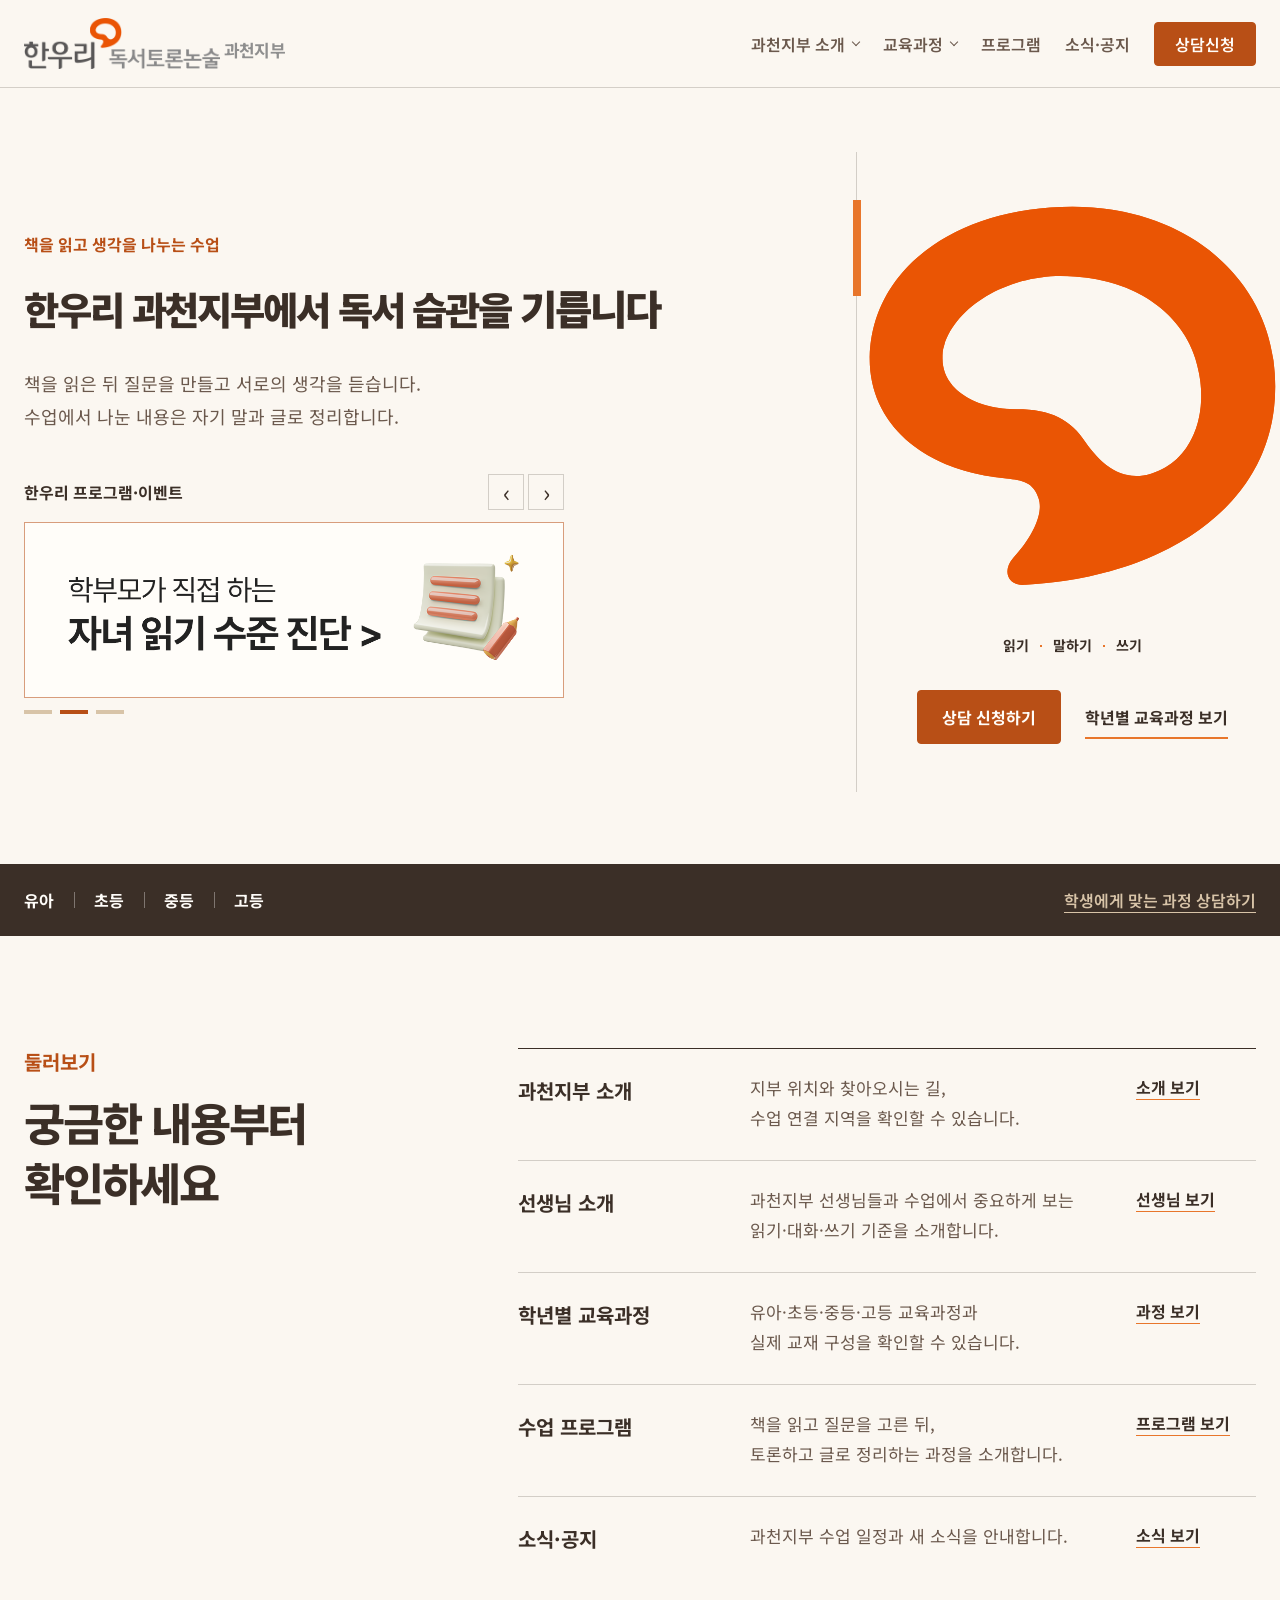
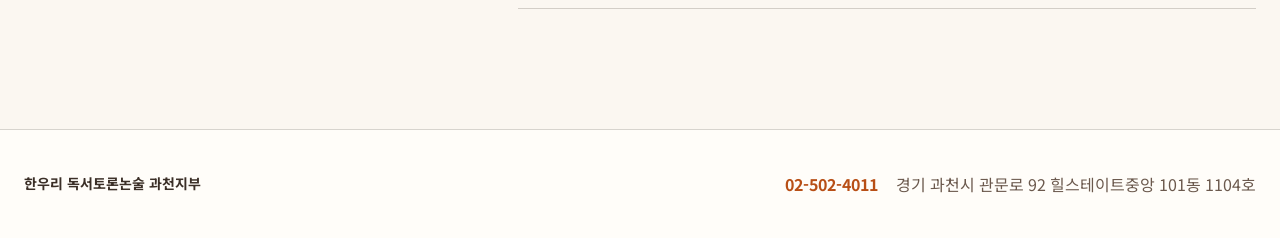
<file: index.html>
<!DOCTYPE html>
<html lang="ko">
<head>
  <meta charset="UTF-8">
  <meta name="viewport" content="width=device-width, initial-scale=1.0">
  <meta name="description" content="한우리 독서토론논술 과천지부 홈페이지입니다. 학년별 교육과정과 상담 방법을 안내합니다.">
  <title>한우리 독서토론논술 과천지부</title>
  <link rel="preconnect" href="https://fonts.googleapis.com">
  <link rel="preconnect" href="https://fonts.gstatic.com" crossorigin>
  <link href="https://fonts.googleapis.com/css2?family=Noto+Sans+KR:wght@400;500;600;700;800&amp;display=swap" rel="stylesheet">
  <link rel="stylesheet" href="style.css">
</head>
<body data-page="home">
  <a class="skip-link" href="#main">본문으로 바로가기</a>

  <header class="site-header">
    <div class="header-inner">
      <a class="site-brand" href="index.html" aria-label="한우리 독서토론논술 과천지부 홈">
        <img class="brand-lockup" src="assets/hanwoori-wordmark.png" alt="한우리 독서토론논술">
        <span class="brand-branch">과천지부</span>
      </a>

      <button class="menu-toggle" type="button" aria-expanded="false" aria-controls="primary-navigation">
        <span class="sr-only">메뉴 열기</span>
        <span aria-hidden="true"></span>
        <span aria-hidden="true"></span>
        <span aria-hidden="true"></span>
      </button>

      <nav class="primary-navigation" id="primary-navigation" aria-label="주요 메뉴">
        <details class="nav-dropdown">
          <summary data-nav-pages="about teacher">과천지부 소개</summary>
          <div class="nav-submenu">
            <a href="about.html">지부 안내</a>
            <a href="teacher.html">선생님 소개</a>
          </div>
        </details>
        <details class="nav-dropdown">
          <summary data-nav-pages="curriculum">교육과정</summary>
          <div class="nav-submenu">
            <a href="curriculum.html">교육과정 전체</a>
            <a href="curriculum.html#preschool-panel">유아</a>
            <a href="curriculum.html#elementary-panel">초등</a>
            <a href="curriculum.html#middle-panel">중등</a>
            <a href="curriculum.html#high-panel">고등</a>
          </div>
        </details>
        <a href="program.html" data-nav-page="program">프로그램</a>
        <a href="news.html" data-nav-page="news">소식·공지</a>
        <a class="nav-contact" href="contact.html" data-nav-page="contact">상담신청</a>
      </nav>
    </div>
  </header>

  <main id="main" class="home-main">
    <section class="home-hero" aria-labelledby="home-title">
      <div class="hero-copy">
        <p class="hero-intro">책을 읽고 생각을 나누는 수업</p>
        <h1 id="home-title">한우리 과천지부에서 독서 습관을 <span class="hero-emphasis">기릅니다</span></h1>
        <p class="hero-description">
          책을 읽은 뒤 질문을 만들고 서로의 생각을 듣습니다.<br>
          수업에서 나눈 내용은 자기 말과 글로 정리합니다.
        </p>
        <section class="home-card-slider" data-card-slider aria-label="한우리 본사 프로그램과 이벤트">
          <div class="card-slider-heading">
            <strong>한우리 프로그램·이벤트</strong>
            <div class="card-slider-controls">
              <button type="button" data-slider-prev aria-label="이전 카드">‹</button>
              <button type="button" data-slider-next aria-label="다음 카드">›</button>
            </div>
          </div>
          <div class="card-slider-viewport">
            <div class="card-slider-track">
              <a class="home-promo-card" href="https://md.hanuribook.com/main" target="_blank" rel="noopener" data-slide>
                <img src="assets/promos/immersive-reading.png" alt="선생님과 같이 읽는 한우리 몰입독서">
              </a>
              <a class="home-promo-card" href="https://md.hanuribook.com/mdtest" target="_blank" rel="noopener" data-slide>
                <img src="assets/promos/reading-check.png" alt="학부모가 직접 하는 자녀 읽기 수준 진단">
              </a>
              <a class="home-promo-card teacher-recruit-card" href="https://www.hanuribook.com/center/t_consult" target="_blank" rel="noopener" data-slide>
                <span class="recruit-eyebrow">한우리 선생님 모집</span>
                <strong>책과 아이를 좋아한다면<br>전문 독서지도사로 시작해 보세요</strong>
                <span class="recruit-detail">교사 활동 상담 · 입문과정 안내</span>
              </a>
            </div>
          </div>
          <div class="card-slider-dots" aria-label="카드 선택">
            <button type="button" aria-label="첫 번째 카드 보기" aria-current="true"></button>
            <button type="button" aria-label="두 번째 카드 보기"></button>
            <button type="button" aria-label="세 번째 카드 보기"></button>
          </div>
        </section>
      </div>

      <div class="hero-logo-area">
        <div class="logo-glow">
          <img src="assets/hanwoori-symbol.svg" alt="한우리 주황색 심벌">
          <img class="bubble" src="assets/hanwoori-symbol.svg" alt="" aria-hidden="true">
        </div>
        <p class="hero-logo-caption"><span>읽기</span><span>말하기</span><span>쓰기</span></p>
        <div class="hero-actions">
          <a class="button button-primary" href="contact.html">상담 신청하기</a>
          <a class="text-link" href="curriculum.html">학년별 교육과정 보기</a>
        </div>
      </div>
    </section>

    <div class="level-strip" aria-label="수업 대상">
      <a class="level-choice" href="curriculum.html#preschool-panel">유아</a>
      <a class="level-choice" href="curriculum.html#elementary-panel">초등</a>
      <a class="level-choice" href="curriculum.html#middle-panel">중등</a>
      <a class="level-choice" href="curriculum.html#high-panel">고등</a>
      <a class="level-consult" href="contact.html">학생에게 맞는 과정 상담하기</a>
    </div>

    <section class="home-directory" aria-labelledby="directory-title">
      <div class="home-directory-heading">
        <p class="page-kicker">둘러보기</p>
        <h2 id="directory-title">궁금한 내용부터<br>확인하세요</h2>
      </div>
      <div class="home-directory-links">
        <a href="about.html">
          <strong>과천지부 소개</strong>
          <span>지부 위치와 찾아오시는 길,<br>수업 연결 지역을 확인할 수 있습니다.</span>
          <span class="directory-action">소개 보기</span>
        </a>
        <a href="teacher.html">
          <strong>선생님 소개</strong>
          <span>과천지부 선생님들과 수업에서 중요하게 보는<br>읽기·대화·쓰기 기준을 소개합니다.</span>
          <span class="directory-action">선생님 보기</span>
        </a>
        <a href="curriculum.html">
          <strong>학년별 교육과정</strong>
          <span>유아·초등·중등·고등 교육과정과<br>실제 교재 구성을 확인할 수 있습니다.</span>
          <span class="directory-action">과정 보기</span>
        </a>
        <a href="program.html">
          <strong>수업 프로그램</strong>
          <span>책을 읽고 질문을 고른 뒤,<br>토론하고 글로 정리하는 과정을 소개합니다.</span>
          <span class="directory-action">프로그램 보기</span>
        </a>
        <a href="news.html">
          <strong>소식·공지</strong>
          <span class="directory-single-line">과천지부 수업 일정과 새 소식을 안내합니다.</span>
          <span class="directory-action">소식 보기</span>
        </a>
      </div>
    </section>
  </main>

  <footer class="site-footer">
    <div class="footer-inner">
      <p><strong>한우리 독서토론논술 과천지부</strong></p>
      <p class="footer-contact">
        <a href="tel:02-502-4011">02-502-4011</a>
        <span>경기 과천시 관문로 92 힐스테이트중앙 101동 1104호</span>
      </p>
    </div>
  </footer>

  <a class="mobile-contact" href="tel:02-502-4011">전화 상담</a>
  <script src="script.js"></script>
</body>
</html>
</file>
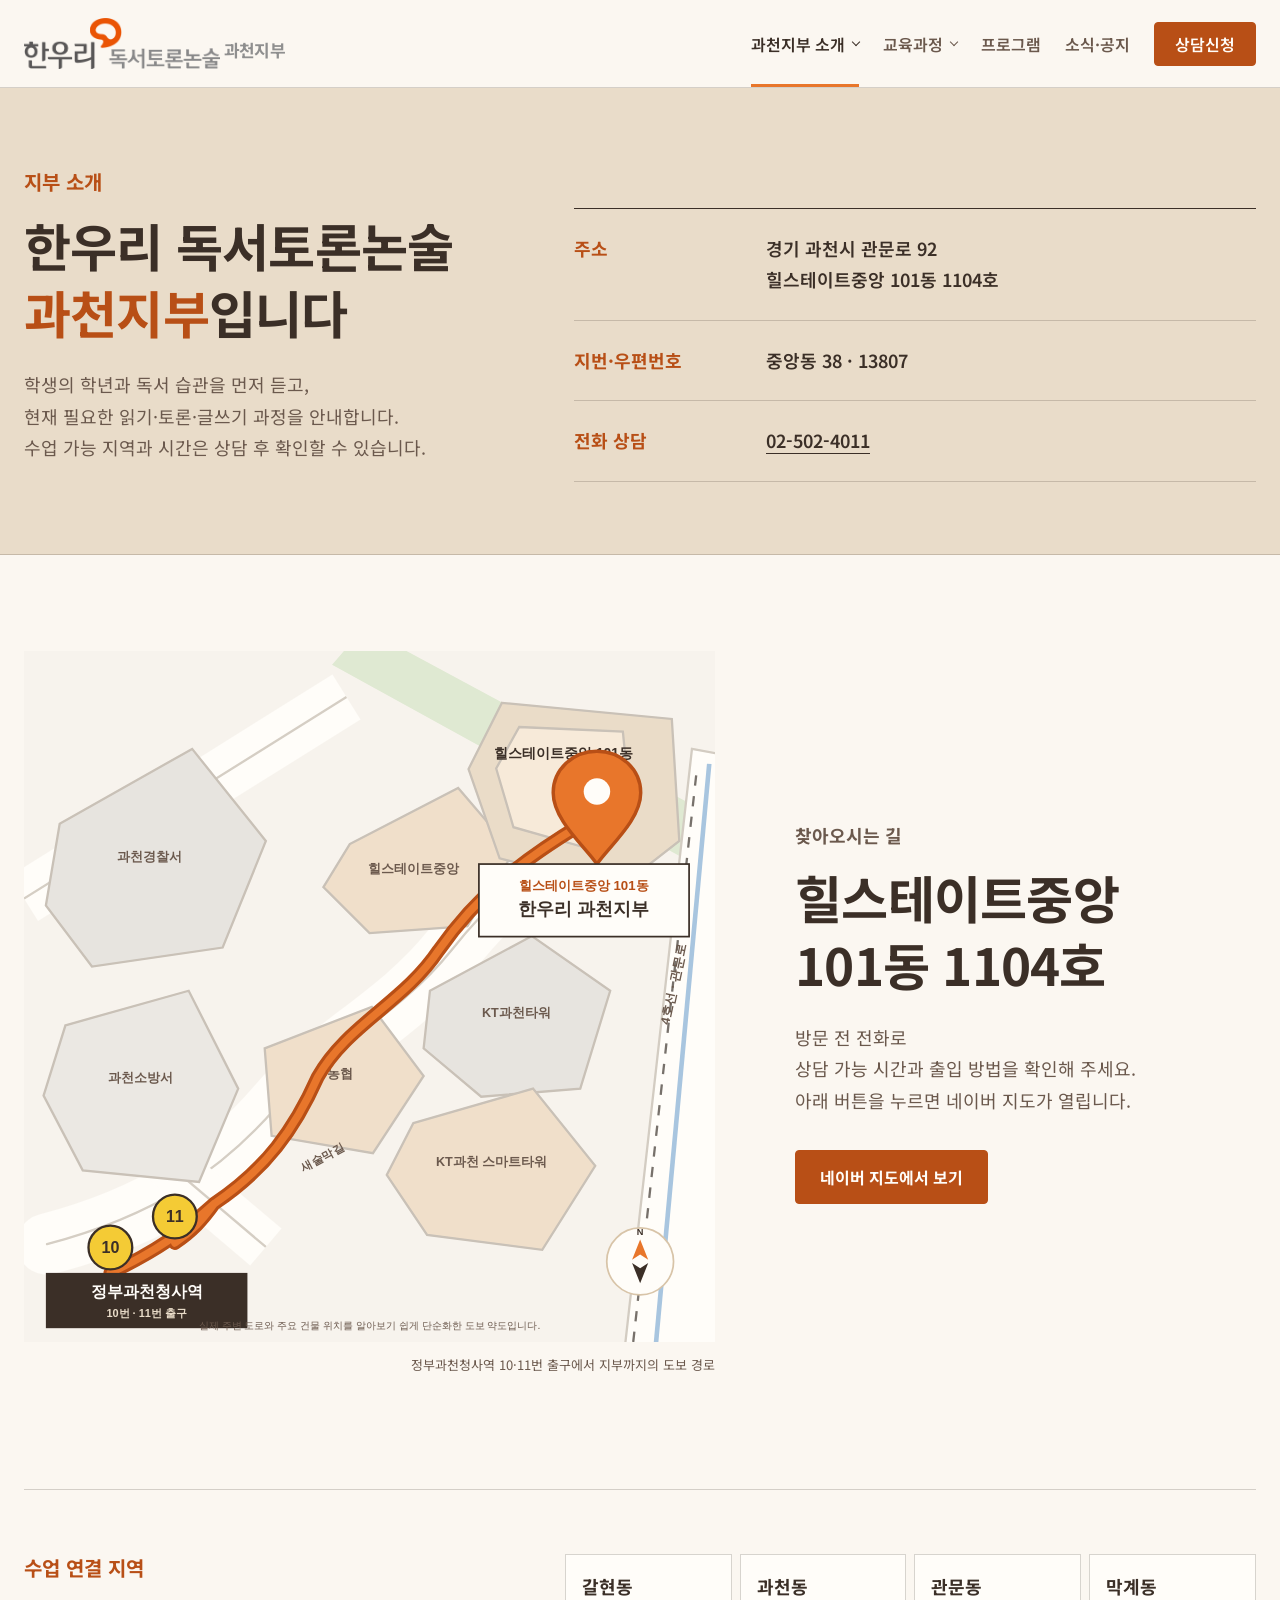
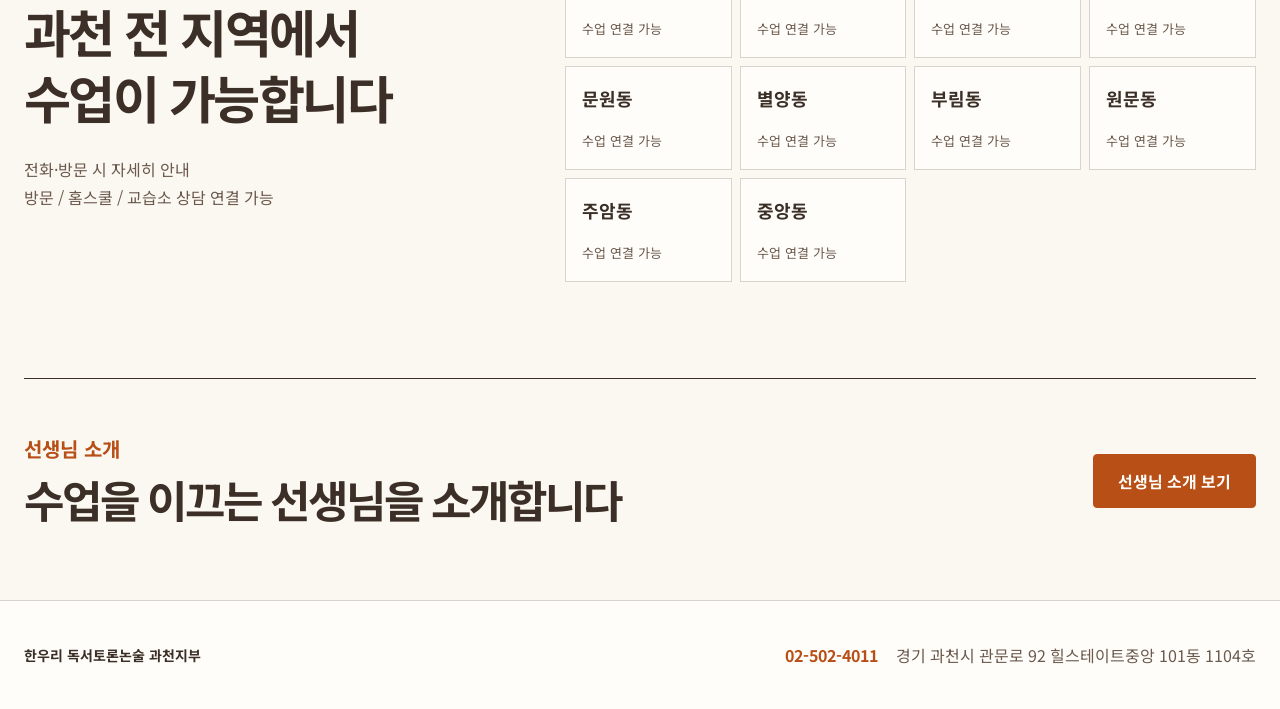
<file: about.html>
<!DOCTYPE html>
<html lang="ko">
<head>
  <meta charset="UTF-8">
  <meta name="viewport" content="width=device-width, initial-scale=1.0">
  <meta name="description" content="한우리 독서토론논술 과천지부의 위치, 찾아오시는 길과 수업 연결 지역을 안내합니다.">
  <title>과천지부 안내 | 한우리 독서토론논술 과천지부</title>
  <link rel="preconnect" href="https://fonts.googleapis.com">
  <link rel="preconnect" href="https://fonts.gstatic.com" crossorigin>
  <link href="https://fonts.googleapis.com/css2?family=Noto+Sans+KR:wght@400;500;600;700;800&amp;display=swap" rel="stylesheet">
  <link rel="stylesheet" href="style.css">
</head>
<body data-page="about">
  <a class="skip-link" href="#main">본문으로 바로가기</a>
  <header class="site-header">
    <div class="header-inner">
      <a class="site-brand" href="index.html" aria-label="한우리 독서토론논술 과천지부 홈">
        <img class="brand-lockup" src="assets/hanwoori-wordmark.png" alt="한우리 독서토론논술">
        <span class="brand-branch">과천지부</span>
      </a>
      <button class="menu-toggle" type="button" aria-expanded="false" aria-controls="primary-navigation">
        <span class="sr-only">메뉴 열기</span>
        <span aria-hidden="true"></span><span aria-hidden="true"></span><span aria-hidden="true"></span>
      </button>
      <nav class="primary-navigation" id="primary-navigation" aria-label="주요 메뉴">
        <details class="nav-dropdown">
          <summary data-nav-pages="about teacher">과천지부 소개</summary>
          <div class="nav-submenu">
            <a href="about.html">지부 안내</a>
            <a href="teacher.html">선생님 소개</a>
          </div>
        </details>
        <details class="nav-dropdown">
          <summary data-nav-pages="curriculum">교육과정</summary>
          <div class="nav-submenu">
            <a href="curriculum.html">교육과정 전체</a>
            <a href="curriculum.html#preschool-panel">유아</a>
            <a href="curriculum.html#elementary-panel">초등</a>
            <a href="curriculum.html#middle-panel">중등</a>
            <a href="curriculum.html#high-panel">고등</a>
          </div>
        </details>
        <a href="program.html" data-nav-page="program">프로그램</a>
        <a href="news.html" data-nav-page="news">소식·공지</a>
        <a class="nav-contact" href="contact.html" data-nav-page="contact">상담신청</a>
      </nav>
    </div>
  </header>

  <main id="main" class="page-main">
    <section class="branch-top" aria-labelledby="branch-title">
      <div class="branch-overview">
        <div class="branch-overview-copy">
          <p class="page-kicker">지부 소개</p>
          <h1 id="branch-title">한우리 독서토론논술<br><span>과천지부</span>입니다</h1>
          <p>학생의 학년과 독서 습관을 먼저 듣고,<br>현재 필요한 읽기·토론·글쓰기 과정을 안내합니다.<br>수업 가능 지역과 시간은 상담 후 확인할 수 있습니다.</p>
        </div>
        <dl class="branch-facts">
          <div><dt>주소</dt><dd>경기 과천시 관문로 92<br>힐스테이트중앙 101동 1104호</dd></div>
          <div><dt>지번·우편번호</dt><dd>중앙동 38 · 13807</dd></div>
          <div><dt>전화 상담</dt><dd><a href="tel:02-502-4011">02-502-4011</a></dd></div>
        </dl>
      </div>
    </section>

    <section class="content-section branch-details" aria-label="과천지부 방문과 수업 연결 안내">
      <div class="branch-visit">
        <figure class="branch-map-card">
          <img src="assets/gwacheon-route-map.svg" alt="정부과천청사역 10번과 11번 출구에서 한우리 과천지부까지 오는 길 약도">
          <figcaption>정부과천청사역 10·11번 출구에서 지부까지의 도보 경로</figcaption>
        </figure>
        <div class="visit-copy">
          <p class="page-kicker">찾아오시는 길</p>
          <h2>힐스테이트중앙<br>101동 1104호</h2>
          <p>방문 전 전화로<br>상담 가능 시간과 출입 방법을 확인해 주세요.<br>아래 버튼을 누르면 네이버 지도가 열립니다.</p>
          <a class="button button-primary" href="https://m.place.naver.com/place/2000423294/home?entry=pll&amp;abtExp=N-RES-UX-26%3A3&amp;bk_query=%ED%95%9C%EC%9A%B0%EB%A6%AC%20%EB%8F%85%EC%84%9C%20%EB%85%BC%EC%88%A0%20%EA%B3%BC%EC%B2%9C%EC%A7%80%EB%B6%80" target="_blank" rel="noopener">네이버 지도에서 보기</a>
        </div>
      </div>

      <section class="area-connection" aria-labelledby="area-title">
        <div>
          <p class="page-kicker">수업 연결 지역</p>
          <h2 id="area-title">과천 전 지역에서 수업이 가능합니다</h2>
          <p class="area-intro">전화·방문 시 자세히 안내<br>방문 / 홈스쿨 / 교습소 상담 연결 가능</p>
        </div>
        <ul class="area-block-list">
          <li><strong>갈현동</strong><span>수업 연결 가능</span></li>
          <li><strong>과천동</strong><span>수업 연결 가능</span></li>
          <li><strong>관문동</strong><span>수업 연결 가능</span></li>
          <li><strong>막계동</strong><span>수업 연결 가능</span></li>
          <li><strong>문원동</strong><span>수업 연결 가능</span></li>
          <li><strong>별양동</strong><span>수업 연결 가능</span></li>
          <li><strong>부림동</strong><span>수업 연결 가능</span></li>
          <li><strong>원문동</strong><span>수업 연결 가능</span></li>
          <li><strong>주암동</strong><span>수업 연결 가능</span></li>
          <li><strong>중앙동</strong><span>수업 연결 가능</span></li>
        </ul>
      </section>
    </section>

    <section class="page-next" aria-labelledby="about-next-title">
      <div>
        <p class="page-kicker">선생님 소개</p>
        <h2 id="about-next-title">수업을 이끄는 선생님을 소개합니다</h2>
      </div>
      <a class="button button-primary" href="teacher.html">선생님 소개 보기</a>
    </section>
  </main>

  <footer class="site-footer">
    <div class="footer-inner">
      <p><strong>한우리 독서토론논술 과천지부</strong></p>
      <p class="footer-contact"><a href="tel:02-502-4011">02-502-4011</a><span>경기 과천시 관문로 92 힐스테이트중앙 101동 1104호</span></p>
    </div>
  </footer>
  <a class="mobile-contact" href="tel:02-502-4011">전화 상담</a>
  <script src="script.js"></script>
</body>
</html>
</file>
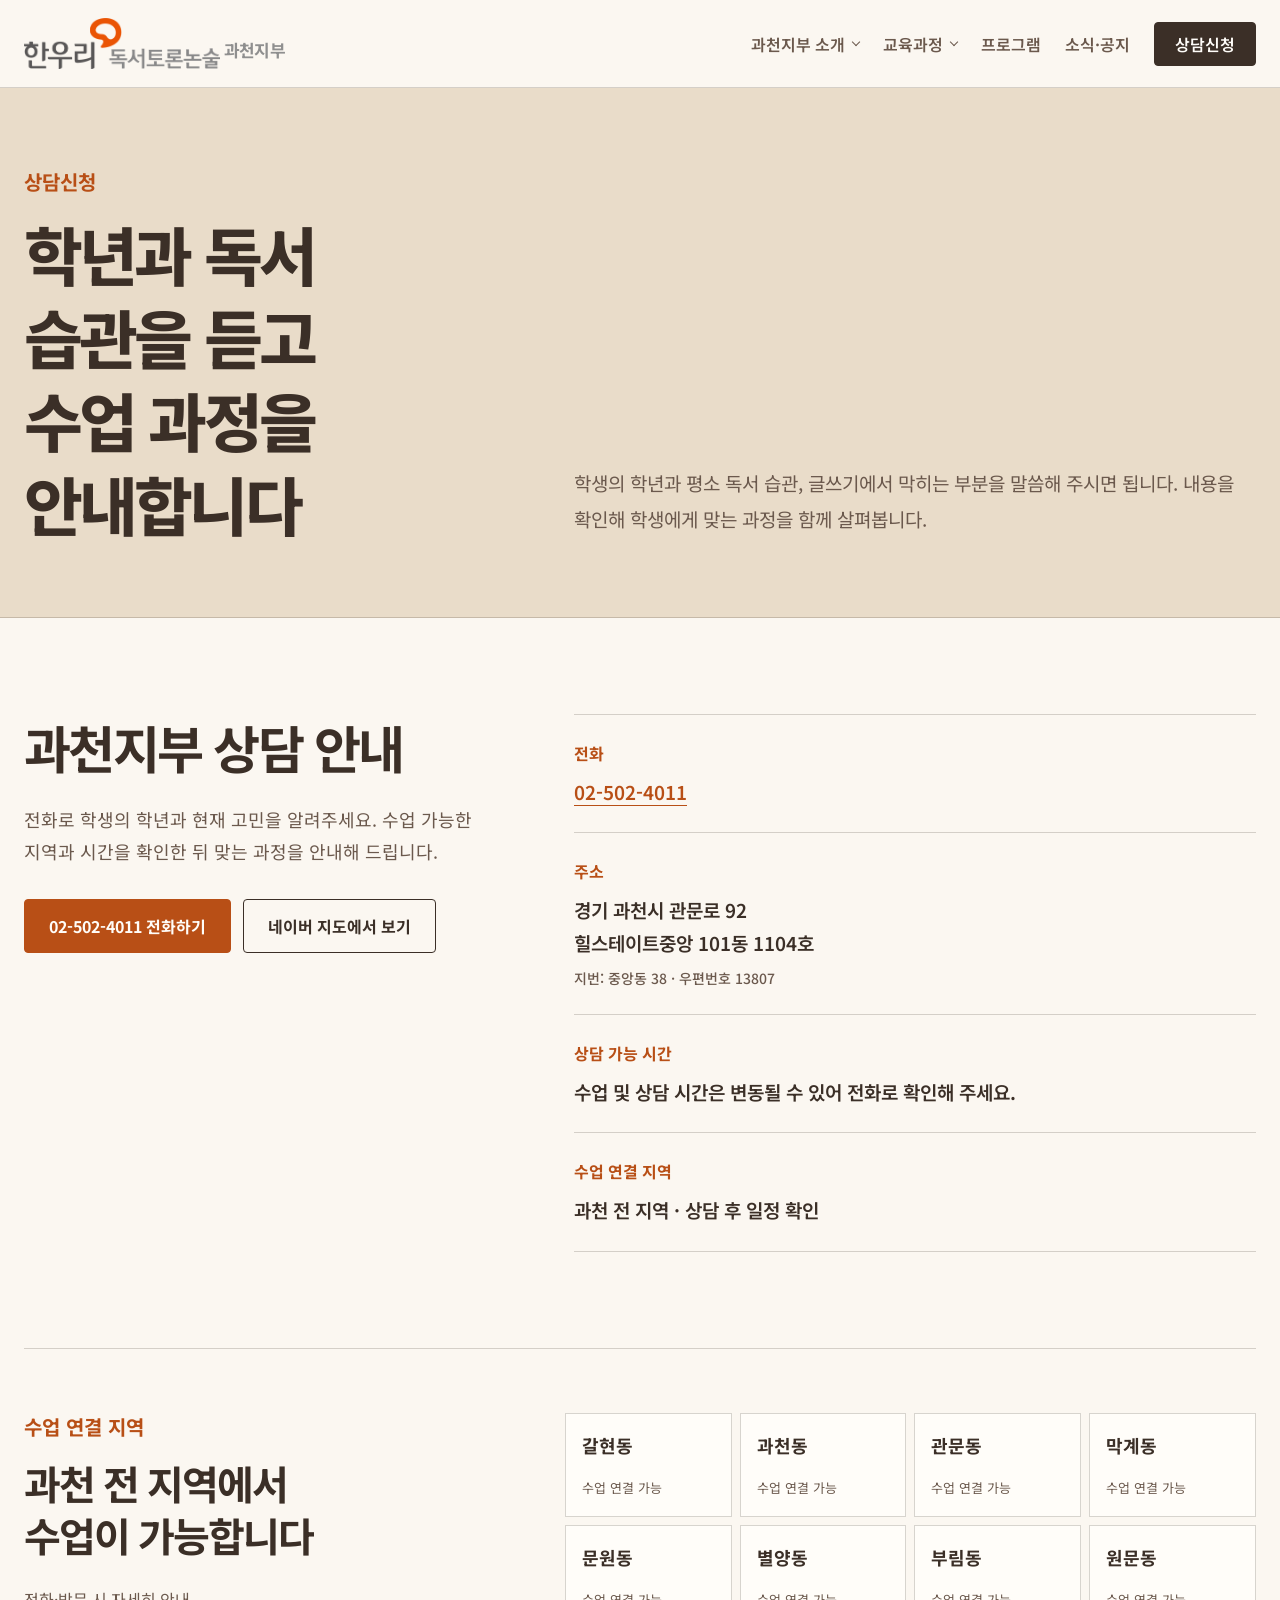
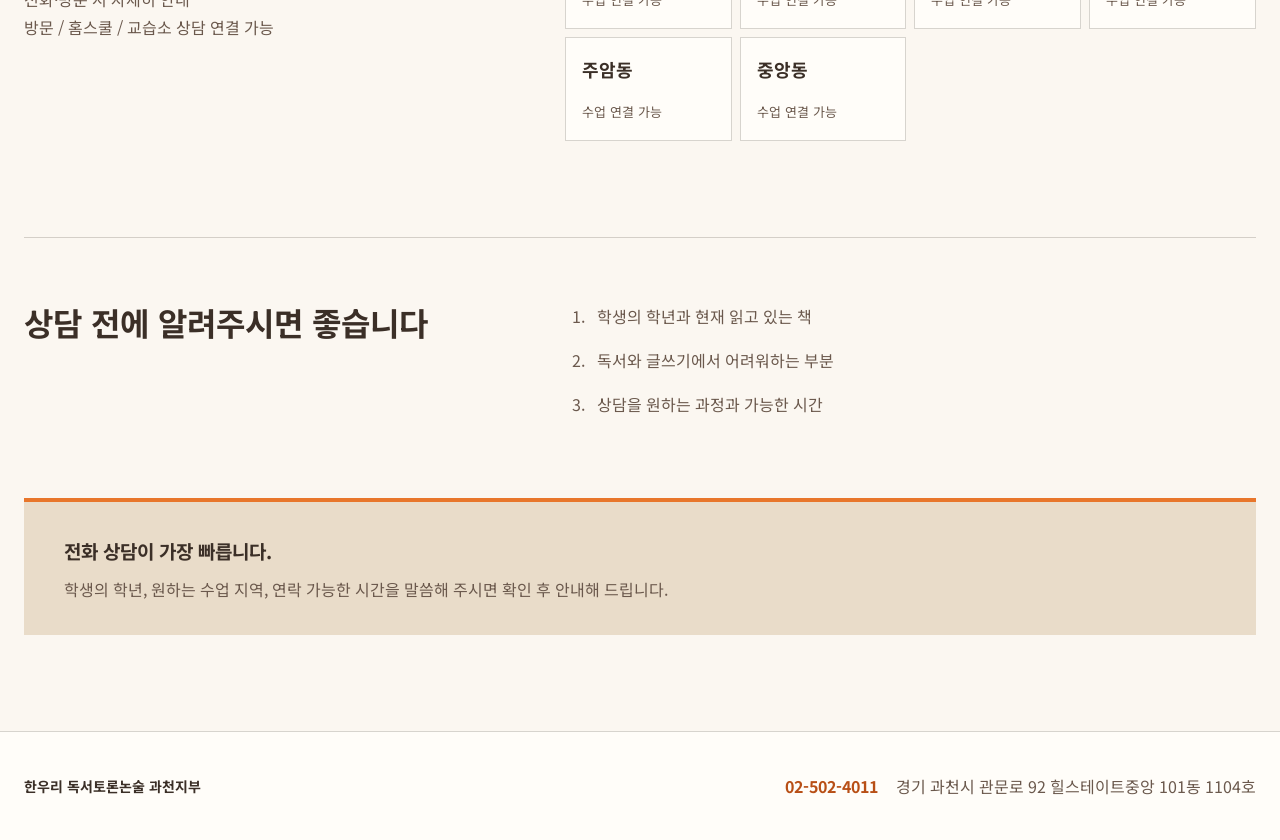
<file: contact.html>
<!DOCTYPE html>
<html lang="ko">
<head>
  <meta charset="UTF-8">
  <meta name="viewport" content="width=device-width, initial-scale=1.0">
  <meta name="description" content="한우리 독서토론논술 과천지부 상담 안내입니다.">
  <title>상담신청 | 한우리 독서토론논술 과천지부</title>
  <link rel="preconnect" href="https://fonts.googleapis.com">
  <link rel="preconnect" href="https://fonts.gstatic.com" crossorigin>
  <link href="https://fonts.googleapis.com/css2?family=Noto+Sans+KR:wght@400;500;600;700;800&amp;display=swap" rel="stylesheet">
  <link rel="stylesheet" href="style.css">
</head>
<body data-page="contact">
  <a class="skip-link" href="#main">본문으로 바로가기</a>
  <header class="site-header">
    <div class="header-inner">
      <a class="site-brand" href="index.html" aria-label="한우리 독서토론논술 과천지부 홈">
        <img class="brand-lockup" src="assets/hanwoori-wordmark.png" alt="한우리 독서토론논술">
        <span class="brand-branch">과천지부</span>
      </a>
      <button class="menu-toggle" type="button" aria-expanded="false" aria-controls="primary-navigation">
        <span class="sr-only">메뉴 열기</span>
        <span aria-hidden="true"></span><span aria-hidden="true"></span><span aria-hidden="true"></span>
      </button>
      <nav class="primary-navigation" id="primary-navigation" aria-label="주요 메뉴">
        <details class="nav-dropdown">
          <summary data-nav-pages="about teacher">과천지부 소개</summary>
          <div class="nav-submenu">
            <a href="about.html">지부 안내</a>
            <a href="teacher.html">선생님 소개</a>
          </div>
        </details>
        <details class="nav-dropdown">
          <summary data-nav-pages="curriculum">교육과정</summary>
          <div class="nav-submenu">
            <a href="curriculum.html">교육과정 전체</a>
            <a href="curriculum.html#preschool-panel">유아</a>
            <a href="curriculum.html#elementary-panel">초등</a>
            <a href="curriculum.html#middle-panel">중등</a>
            <a href="curriculum.html#high-panel">고등</a>
          </div>
        </details>
        <a href="program.html" data-nav-page="program">프로그램</a>
        <a href="news.html" data-nav-page="news">소식·공지</a>
        <a class="nav-contact" href="contact.html" data-nav-page="contact">상담신청</a>
      </nav>
    </div>
  </header>

  <main id="main" class="page-main">
    <section class="page-hero">
      <div class="page-hero-inner">
        <div>
          <p class="page-kicker">상담신청</p>
          <h1>학년과 독서 습관을 듣고<br>수업 과정을 안내합니다</h1>
        </div>
        <p class="page-lead">
          학생의 학년과 평소 독서 습관, 글쓰기에서 막히는 부분을 말씀해 주시면 됩니다.
          내용을 확인해 학생에게 맞는 과정을 함께 살펴봅니다.
        </p>
      </div>
    </section>

    <section class="content-section" aria-labelledby="contact-title">
      <div class="contact-layout">
        <div class="contact-heading">
          <h2 id="contact-title">과천지부 상담 안내</h2>
          <p>
            전화로 학생의 학년과 현재 고민을 알려주세요. 수업 가능한 지역과 시간을 확인한 뒤 맞는 과정을 안내해 드립니다.
          </p>
          <div class="contact-actions">
            <a class="button button-primary" href="tel:02-502-4011">02-502-4011 전화하기</a>
            <a class="button button-secondary" href="https://m.place.naver.com/place/2000423294/home?entry=pll&amp;abtExp=N-RES-UX-26%3A3&amp;bk_query=%ED%95%9C%EC%9A%B0%EB%A6%AC%20%EB%8F%85%EC%84%9C%20%EB%85%BC%EC%88%A0%20%EA%B3%BC%EC%B2%9C%EC%A7%80%EB%B6%80" target="_blank" rel="noopener">네이버 지도에서 보기</a>
          </div>
        </div>

        <dl class="contact-details">
          <div>
            <dt>전화</dt>
            <dd><a class="contact-link" href="tel:02-502-4011">02-502-4011</a></dd>
          </div>
          <div>
            <dt>주소</dt>
            <dd>
              <address class="branch-address">경기 과천시 관문로 92<br>힐스테이트중앙 101동 1104호</address>
              <span class="address-detail">지번: 중앙동 38 · 우편번호 13807</span>
            </dd>
          </div>
          <div>
            <dt>상담 가능 시간</dt>
            <dd>수업 및 상담 시간은 변동될 수 있어 전화로 확인해 주세요.</dd>
          </div>
          <div>
            <dt>수업 연결 지역</dt>
            <dd>과천 전 지역 · 상담 후 일정 확인</dd>
          </div>
        </dl>
      </div>

      <section class="service-area" aria-labelledby="service-area-title">
        <div>
          <p class="page-kicker">수업 연결 지역</p>
          <h2 id="service-area-title">과천 전 지역에서 수업이 가능합니다</h2>
          <p class="area-intro">전화·방문 시 자세히 안내<br>방문 / 홈스쿨 / 교습소 상담 연결 가능</p>
        </div>
        <ul class="area-block-list">
          <li><strong>갈현동</strong><span>수업 연결 가능</span></li>
          <li><strong>과천동</strong><span>수업 연결 가능</span></li>
          <li><strong>관문동</strong><span>수업 연결 가능</span></li>
          <li><strong>막계동</strong><span>수업 연결 가능</span></li>
          <li><strong>문원동</strong><span>수업 연결 가능</span></li>
          <li><strong>별양동</strong><span>수업 연결 가능</span></li>
          <li><strong>부림동</strong><span>수업 연결 가능</span></li>
          <li><strong>원문동</strong><span>수업 연결 가능</span></li>
          <li><strong>주암동</strong><span>수업 연결 가능</span></li>
          <li><strong>중앙동</strong><span>수업 연결 가능</span></li>
        </ul>
      </section>

      <div class="consultation-guide">
        <h2>상담 전에 알려주시면 좋습니다</h2>
        <ol>
          <li>학생의 학년과 현재 읽고 있는 책</li>
          <li>독서와 글쓰기에서 어려워하는 부분</li>
          <li>상담을 원하는 과정과 가능한 시간</li>
        </ol>
      </div>

      <div class="contact-followup">
        <strong>전화 상담이 가장 빠릅니다.</strong>
        <p>학생의 학년, 원하는 수업 지역, 연락 가능한 시간을 말씀해 주시면 확인 후 안내해 드립니다.</p>
      </div>
    </section>
  </main>

  <footer class="site-footer">
    <div class="footer-inner">
      <p><strong>한우리 독서토론논술 과천지부</strong></p>
      <p class="footer-contact"><a href="tel:02-502-4011">02-502-4011</a><span>경기 과천시 관문로 92 힐스테이트중앙 101동 1104호</span></p>
    </div>
  </footer>
  <a class="mobile-contact" href="tel:02-502-4011">전화 상담</a>
  <script src="script.js"></script>
</body>
</html>
</file>
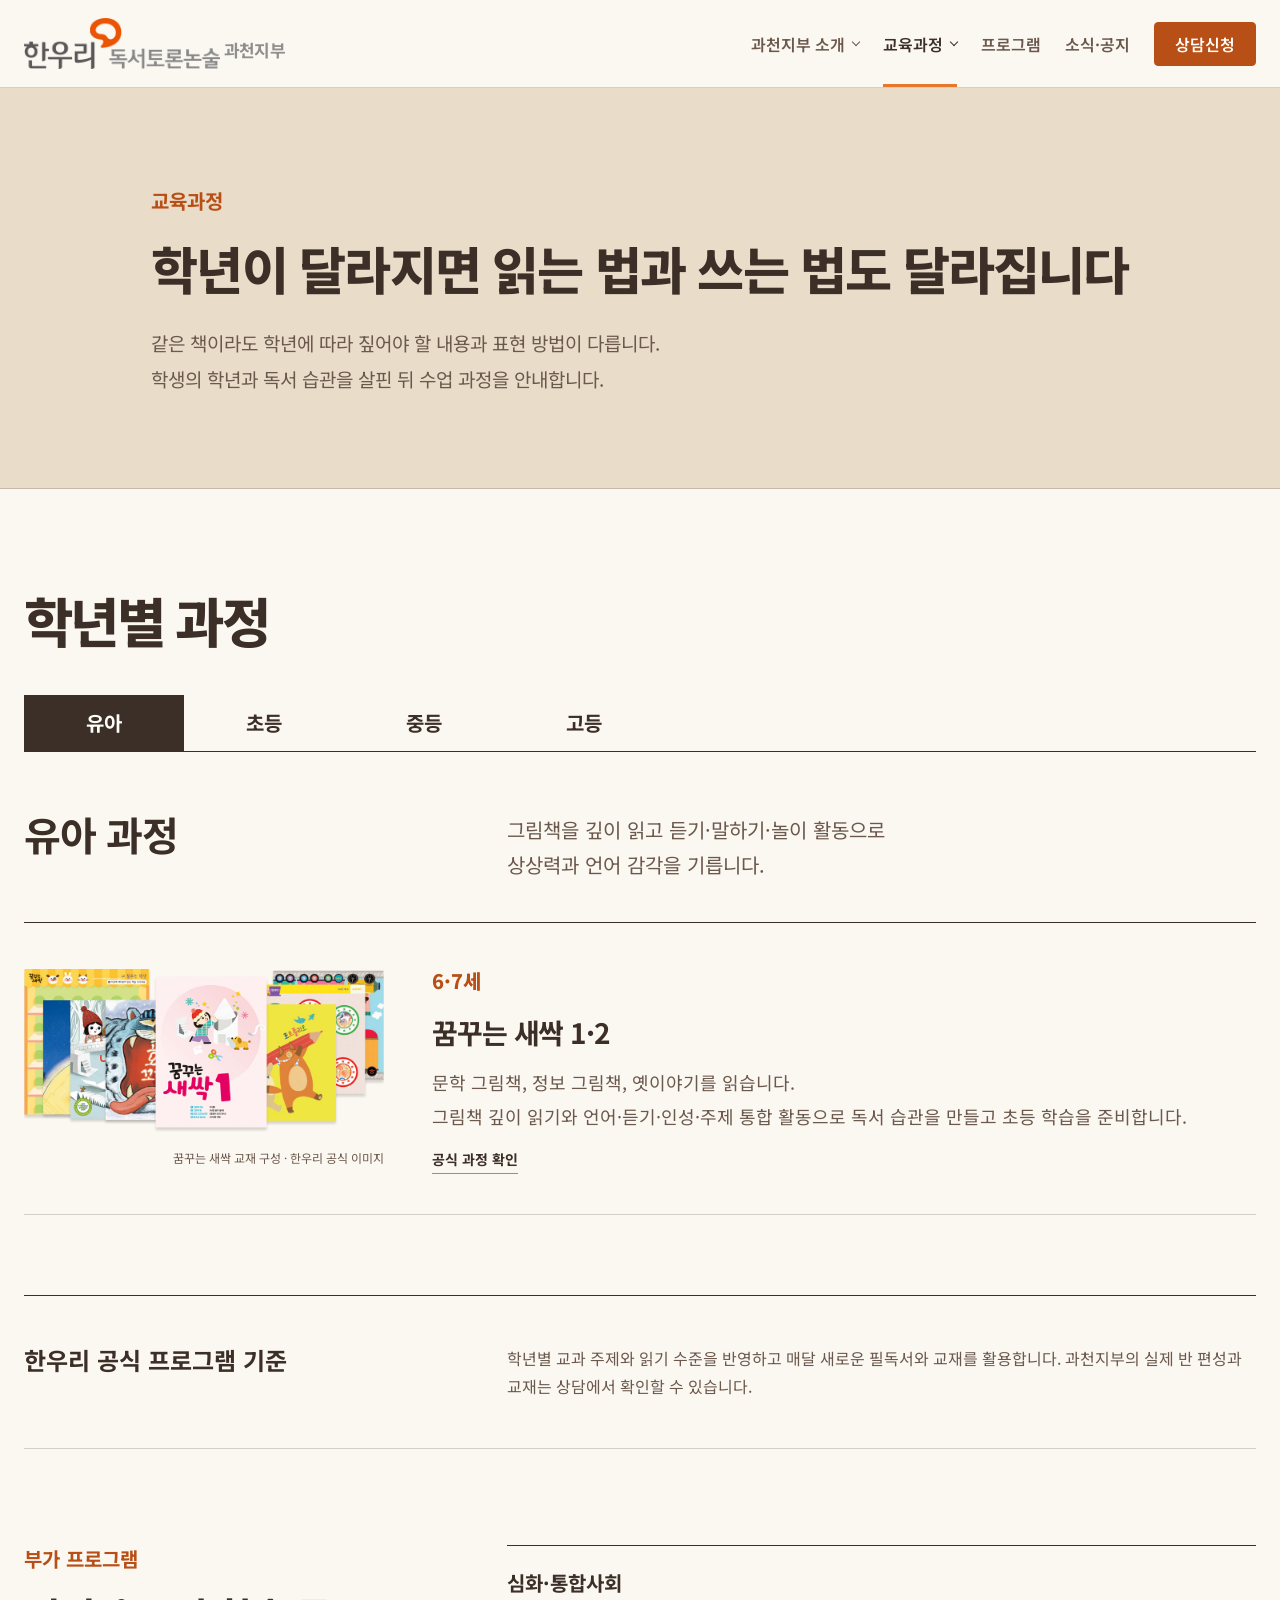
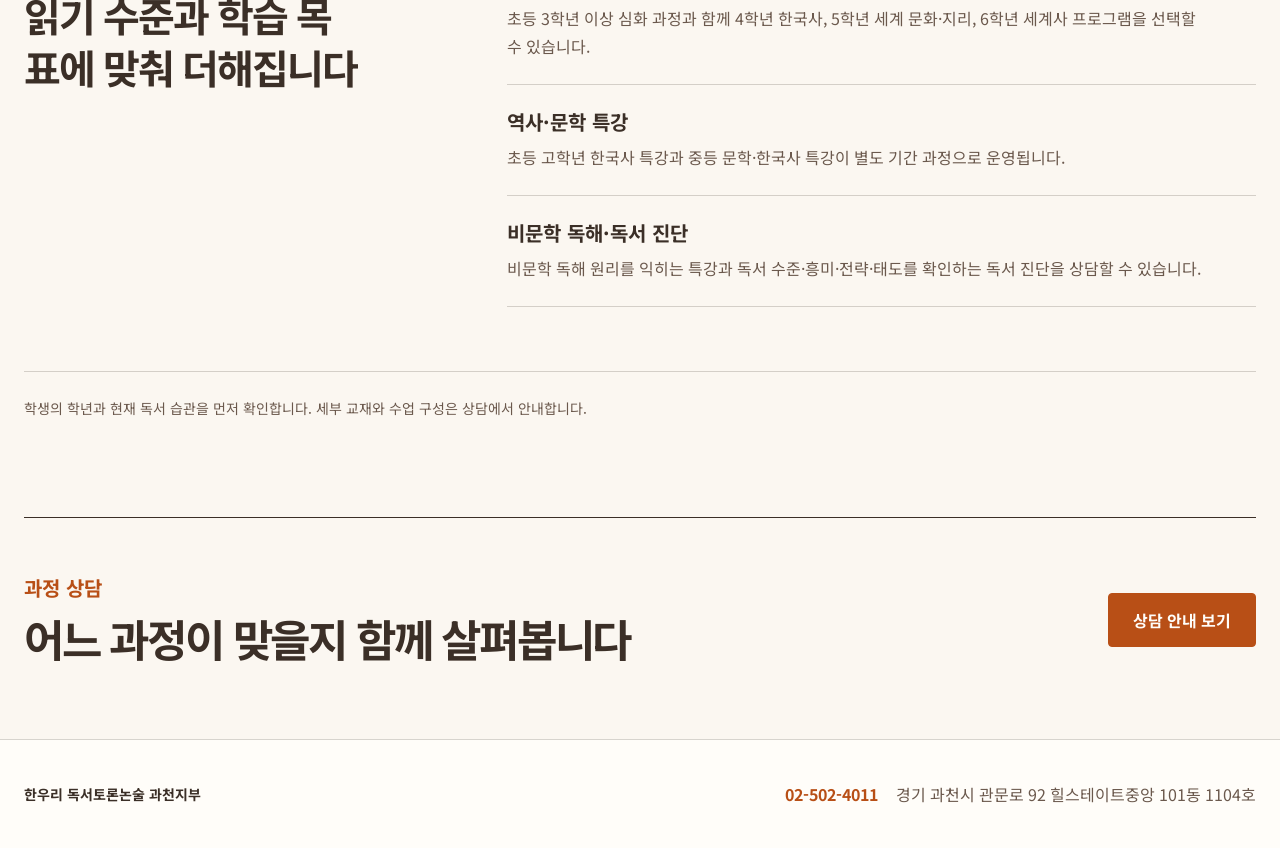
<file: curriculum.html>
<!DOCTYPE html>
<html lang="ko">
<head>
  <meta charset="UTF-8">
  <meta name="viewport" content="width=device-width, initial-scale=1.0">
  <meta name="description" content="한우리 독서토론논술 과천지부의 유아, 초등, 중등, 고등 교육과정을 안내합니다.">
  <title>교육과정 | 한우리 독서토론논술 과천지부</title>
  <link rel="preconnect" href="https://fonts.googleapis.com">
  <link rel="preconnect" href="https://fonts.gstatic.com" crossorigin>
  <link href="https://fonts.googleapis.com/css2?family=Noto+Sans+KR:wght@400;500;600;700;800&amp;display=swap" rel="stylesheet">
  <link rel="stylesheet" href="style.css">
</head>
<body data-page="curriculum">
  <a class="skip-link" href="#main">본문으로 바로가기</a>
  <header class="site-header">
    <div class="header-inner">
      <a class="site-brand" href="index.html" aria-label="한우리 독서토론논술 과천지부 홈">
        <img class="brand-lockup" src="assets/hanwoori-wordmark.png" alt="한우리 독서토론논술">
        <span class="brand-branch">과천지부</span>
      </a>
      <button class="menu-toggle" type="button" aria-expanded="false" aria-controls="primary-navigation">
        <span class="sr-only">메뉴 열기</span>
        <span aria-hidden="true"></span><span aria-hidden="true"></span><span aria-hidden="true"></span>
      </button>
      <nav class="primary-navigation" id="primary-navigation" aria-label="주요 메뉴">
        <details class="nav-dropdown">
          <summary data-nav-pages="about teacher">과천지부 소개</summary>
          <div class="nav-submenu">
            <a href="about.html">지부 안내</a>
            <a href="teacher.html">선생님 소개</a>
          </div>
        </details>
        <details class="nav-dropdown">
          <summary data-nav-pages="curriculum">교육과정</summary>
          <div class="nav-submenu">
            <a href="curriculum.html">교육과정 전체</a>
            <a href="curriculum.html#preschool-panel">유아</a>
            <a href="curriculum.html#elementary-panel">초등</a>
            <a href="curriculum.html#middle-panel">중등</a>
            <a href="curriculum.html#high-panel">고등</a>
          </div>
        </details>
        <a href="program.html" data-nav-page="program">프로그램</a>
        <a href="news.html" data-nav-page="news">소식·공지</a>
        <a class="nav-contact" href="contact.html" data-nav-page="contact">상담신청</a>
      </nav>
    </div>
  </header>

  <main id="main" class="page-main">
    <section class="page-hero centered-menu-hero">
      <div class="page-hero-inner">
        <div>
          <p class="page-kicker">교육과정</p>
          <h1>학년이 달라지면 읽는 법과 쓰는 법도 달라집니다</h1>
          <p class="page-lead">
            같은 책이라도 학년에 따라 짚어야 할 내용과 표현 방법이 다릅니다.<br>
            학생의 학년과 독서 습관을 살핀 뒤 수업 과정을 안내합니다.
          </p>
        </div>
      </div>
    </section>

    <section class="content-section" aria-labelledby="curriculum-title">
      <h2 class="section-title" id="curriculum-title">학년별 과정</h2>

      <div class="curriculum-tabs" role="tablist" aria-label="학년별 교육과정 선택">
        <button class="curriculum-tab" id="preschool-tab" type="button" role="tab" aria-selected="true" aria-controls="preschool-panel">유아</button>
        <button class="curriculum-tab" id="elementary-tab" type="button" role="tab" aria-selected="false" aria-controls="elementary-panel" tabindex="-1">초등</button>
        <button class="curriculum-tab" id="middle-tab" type="button" role="tab" aria-selected="false" aria-controls="middle-panel" tabindex="-1">중등</button>
        <button class="curriculum-tab" id="high-tab" type="button" role="tab" aria-selected="false" aria-controls="high-panel" tabindex="-1">고등</button>
      </div>

      <section class="curriculum-panel" id="preschool-panel" role="tabpanel" aria-labelledby="preschool-tab">
        <div class="course-summary">
          <h2>유아 과정</h2>
          <p>그림책을 깊이 읽고 듣기·말하기·놀이 활동으로<br>상상력과 언어 감각을 기릅니다.</p>
        </div>
        <div class="grade-programs">
          <article class="grade-program">
            <figure class="program-books">
              <img src="assets/programs/preschool.png" alt="꿈꾸는 새싹 유아 과정 공식 교재 구성">
              <figcaption>꿈꾸는 새싹 교재 구성 · 한우리 공식 이미지</figcaption>
            </figure>
            <div class="program-info">
              <p class="program-grade">6·7세</p>
              <div class="program-copy">
                <h3>꿈꾸는 새싹 1·2</h3>
                <p>문학 그림책, 정보 그림책, 옛이야기를 읽습니다.<br><span class="keep-line">그림책 깊이 읽기와 언어·듣기·인성·주제 통합 활동으로 독서 습관을 만들고 초등 학습을 준비합니다.</span></p>
                <a class="official-source-link" href="https://www.hanuribook.com/program/level1" target="_blank" rel="noopener">공식 과정 확인</a>
              </div>
            </div>
          </article>
        </div>
      </section>

      <section class="curriculum-panel" id="elementary-panel" role="tabpanel" aria-labelledby="elementary-tab" hidden>
        <div class="course-summary">
          <h2>초등 과정</h2>
          <p>학년별 읽기 수준에 맞춰 어휘와 배경지식을 쌓고,<br>토론에서 나온 생각을 문장과 글로 정리합니다.</p>
        </div>
        <div class="grade-programs">
          <article class="grade-program">
            <figure class="program-books">
              <img src="assets/programs/elementary-1-2.png" alt="어휘리더 초등 1·2학년 공식 교재 구성">
              <figcaption>어휘리더 교재 구성 · 한우리 공식 이미지</figcaption>
            </figure>
            <div class="program-info">
              <p class="program-grade">초등 1·2학년</p>
              <div class="program-copy">
                <h3>어휘리더 1·2</h3>
                <p>문학과 비문학 필독서를 읽고 어휘를 익힙니다.<br><span class="keep-line">읽기·쓰기 활동과 발표를 통해 자기 생각을 짧은 문장으로 표현합니다.</span></p>
                <a class="official-source-link" href="https://www.hanuribook.com/program/level2" target="_blank" rel="noopener">공식 과정 확인</a>
              </div>
            </div>
          </article>
          <article class="grade-program">
            <figure class="program-books">
              <img src="assets/programs/elementary-3-4.png" alt="독서리더 초등 3·4학년 공식 교재 구성">
              <figcaption>독서리더 교재 구성 · 한우리 공식 이미지</figcaption>
            </figure>
            <div class="program-info">
              <p class="program-grade">초등 3·4학년</p>
              <div class="program-copy">
                <h3>독서리더 1·2</h3>
                <p><span class="keep-line">글의 내용을 정확히 이해하고, 교과와 연결되는 배경지식을 넓힙니다.</span><br>질문하고 토론한 뒤 서술형 글쓰기로 정리합니다.</p>
                <a class="official-source-link" href="https://www.hanuribook.com/program/level3" target="_blank" rel="noopener">공식 과정 확인</a>
              </div>
            </div>
          </article>
          <article class="grade-program">
            <figure class="program-books">
              <img src="assets/programs/elementary-5-6.png" alt="논리리더 초등 5·6학년 공식 교재 구성">
              <figcaption>논리리더 교재 구성 · 한우리 공식 이미지</figcaption>
            </figure>
            <div class="program-info">
              <p class="program-grade">초등 5·6학년</p>
              <div class="program-copy">
                <h3>논리리더 1·2</h3>
                <p>글의 근거를 비판적으로 살피고 토론합니다.<br><span class="keep-line">개요 작성부터 퇴고까지 단계별 글쓰기를 익히며 중등 학습을 준비합니다.</span></p>
                <a class="official-source-link" href="https://www.hanuribook.com/program/level4" target="_blank" rel="noopener">공식 과정 확인</a>
              </div>
            </div>
          </article>
        </div>
      </section>

      <section class="curriculum-panel" id="middle-panel" role="tabpanel" aria-labelledby="middle-tab" hidden>
        <div class="course-summary">
          <h2>중등 과정</h2>
          <p>문학과 비문학을 두루 읽습니다.<br>글에서 근거를 골라 자기 의견을 설명합니다.</p>
        </div>
        <div class="grade-programs">
          <article class="grade-program">
            <figure class="program-books">
              <img src="assets/programs/middle.png" alt="소크라테스 더 리더 중등 공식 교재 구성">
              <figcaption>소크라테스 더 리더 교재 구성 · 한우리 공식 이미지</figcaption>
            </figure>
            <div class="program-info">
              <p class="program-grade">중등 1·2·3학년</p>
              <div class="program-copy">
                <h3>소크라테스 더 리더</h3>
                <p>독해 원리·심화·융합 단계로 문학과 비문학을 읽습니다.<br>교과 기본 독해에서 수능형 융합 독해까지 이어 가며,<br>토론과 서술형 평가를 준비합니다.</p>
                <a class="official-source-link" href="https://www.hanuribook.com/program/level5" target="_blank" rel="noopener">공식 과정 확인</a>
              </div>
            </div>
          </article>
        </div>
      </section>

      <section class="curriculum-panel" id="high-panel" role="tabpanel" aria-labelledby="high-tab" hidden>
        <div class="course-summary">
          <h2>고등 과정</h2>
          <p>자료마다 관점과 논지가 어떻게 다른지 비교해 읽습니다.<br>생각에 순서를 세워 설득력 있는 글로 완성합니다.</p>
        </div>
        <div class="grade-programs">
          <article class="grade-program">
            <figure class="program-books">
              <img src="assets/programs/high.png" alt="고등 문학 과정 공식 교재 구성">
              <figcaption>고등 문학 교재 구성 · 한우리 공식 이미지</figcaption>
            </figure>
            <div class="program-info">
              <p class="program-grade">고등 1·2·3학년</p>
              <div class="program-copy">
                <h3>고등 정규 · 소클 고등 문학</h3>
                <p><span class="keep-line">교과와 수능에 연결되는 문학 작품과 비문학 자료를 깊이 읽습니다.</span><br><span class="keep-line">작품과 자료를 비판적으로 분석하고, 수행평가·논술·면접에 필요한 표현을 연습합니다.</span></p>
                <a class="official-source-link" href="https://www.hanuribook.com/program/level6" target="_blank" rel="noopener">공식 과정 확인</a>
              </div>
            </div>
          </article>
        </div>
      </section>

      <div class="official-program-note">
        <h2>한우리 공식 프로그램 기준</h2>
        <p>
          학년별 교과 주제와 읽기 수준을 반영하고 매달 새로운 필독서와 교재를 활용합니다.
          과천지부의 실제 반 편성과 교재는 상담에서 확인할 수 있습니다.
        </p>
      </div>

      <section class="extension-programs" id="extension-programs" aria-labelledby="extension-title">
        <div>
          <p class="page-kicker">부가 프로그램</p>
          <h2 id="extension-title">읽기 수준과 학습 목표에 맞춰 더해집니다</h2>
        </div>
        <div class="extension-program-list">
          <article>
            <h3>심화·통합사회</h3>
            <p>초등 3학년 이상 심화 과정과 함께 4학년 한국사, 5학년 세계 문화·지리, 6학년 세계사 프로그램을 선택할 수 있습니다.</p>
          </article>
          <article>
            <h3>역사·문학 특강</h3>
            <p>초등 고학년 한국사 특강과 중등 문학·한국사 특강이 별도 기간 과정으로 운영됩니다.</p>
          </article>
          <article>
            <h3>비문학 독해·독서 진단</h3>
            <p>비문학 독해 원리를 익히는 특강과 독서 수준·흥미·전략·태도를 확인하는 독서 진단을 상담할 수 있습니다.</p>
          </article>
        </div>
      </section>

      <p class="curriculum-note">학생의 학년과 현재 독서 습관을 먼저 확인합니다. 세부 교재와 수업 구성은 상담에서 안내합니다.</p>
    </section>

    <section class="page-next" aria-labelledby="curriculum-next-title">
      <div>
        <p class="page-kicker">과정 상담</p>
        <h2 id="curriculum-next-title">어느 과정이 맞을지 함께 살펴봅니다</h2>
      </div>
      <a class="button button-primary" href="contact.html">상담 안내 보기</a>
    </section>
  </main>

  <footer class="site-footer">
    <div class="footer-inner">
      <p><strong>한우리 독서토론논술 과천지부</strong></p>
      <p class="footer-contact"><a href="tel:02-502-4011">02-502-4011</a><span>경기 과천시 관문로 92 힐스테이트중앙 101동 1104호</span></p>
    </div>
  </footer>
  <a class="mobile-contact" href="tel:02-502-4011">전화 상담</a>
  <script src="script.js"></script>
</body>
</html>
</file>
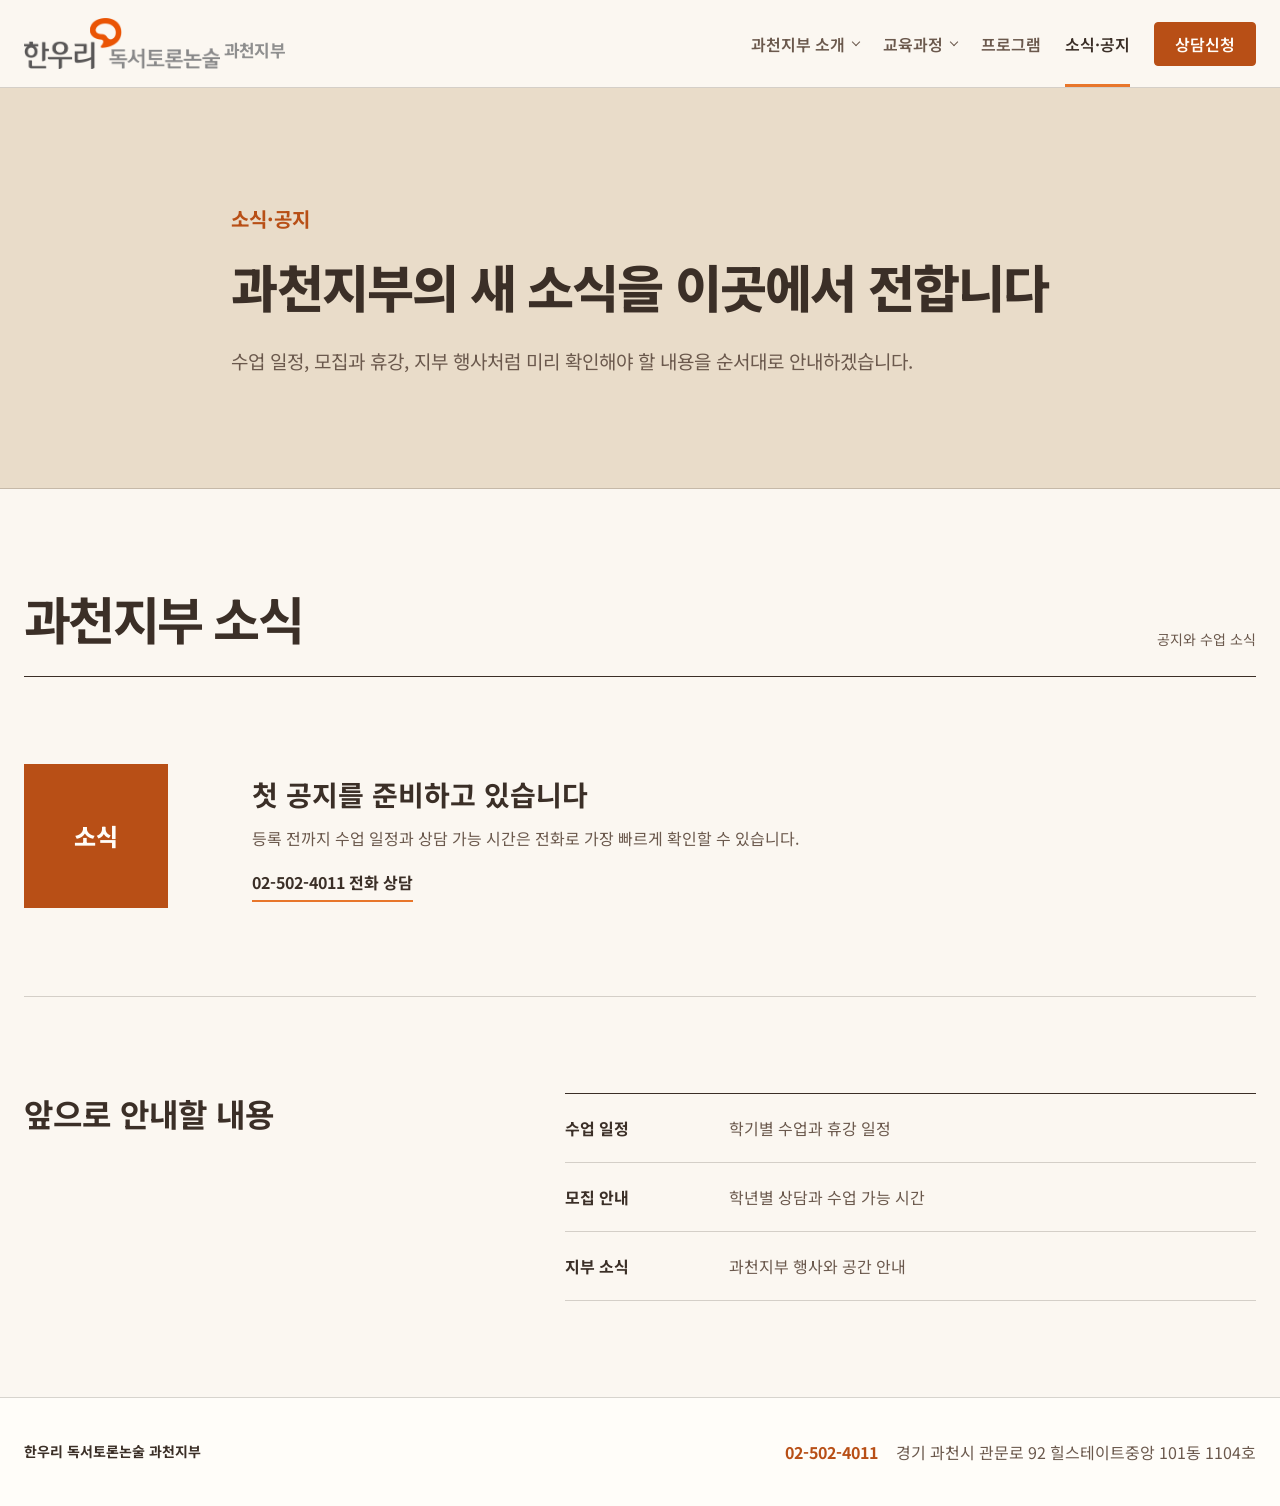
<file: news.html>
<!DOCTYPE html>
<html lang="ko">
<head>
  <meta charset="UTF-8">
  <meta name="viewport" content="width=device-width, initial-scale=1.0">
  <meta name="description" content="한우리 독서토론논술 과천지부의 수업 소식과 공지를 안내합니다.">
  <title>소식·공지 | 한우리 독서토론논술 과천지부</title>
  <link rel="preconnect" href="https://fonts.googleapis.com">
  <link rel="preconnect" href="https://fonts.gstatic.com" crossorigin>
  <link href="https://fonts.googleapis.com/css2?family=Noto+Sans+KR:wght@400;500;600;700;800&amp;display=swap" rel="stylesheet">
  <link rel="stylesheet" href="style.css">
</head>
<body data-page="news">
  <a class="skip-link" href="#main">본문으로 바로가기</a>
  <header class="site-header">
    <div class="header-inner">
      <a class="site-brand" href="index.html" aria-label="한우리 독서토론논술 과천지부 홈">
        <img class="brand-lockup" src="assets/hanwoori-wordmark.png" alt="한우리 독서토론논술">
        <span class="brand-branch">과천지부</span>
      </a>
      <button class="menu-toggle" type="button" aria-expanded="false" aria-controls="primary-navigation">
        <span class="sr-only">메뉴 열기</span>
        <span aria-hidden="true"></span><span aria-hidden="true"></span><span aria-hidden="true"></span>
      </button>
      <nav class="primary-navigation" id="primary-navigation" aria-label="주요 메뉴">
        <details class="nav-dropdown">
          <summary data-nav-pages="about teacher">과천지부 소개</summary>
          <div class="nav-submenu">
            <a href="about.html">지부 안내</a>
            <a href="teacher.html">선생님 소개</a>
          </div>
        </details>
        <details class="nav-dropdown">
          <summary data-nav-pages="curriculum">교육과정</summary>
          <div class="nav-submenu">
            <a href="curriculum.html">교육과정 전체</a>
            <a href="curriculum.html#preschool-panel">유아</a>
            <a href="curriculum.html#elementary-panel">초등</a>
            <a href="curriculum.html#middle-panel">중등</a>
            <a href="curriculum.html#high-panel">고등</a>
          </div>
        </details>
        <a href="program.html" data-nav-page="program">프로그램</a>
        <a href="news.html" data-nav-page="news">소식·공지</a>
        <a class="nav-contact" href="contact.html" data-nav-page="contact">상담신청</a>
      </nav>
    </div>
  </header>

  <main id="main" class="page-main">
    <section class="page-hero news-hero centered-menu-hero">
      <div class="page-hero-inner">
        <div>
          <p class="page-kicker">소식·공지</p>
          <h1>과천지부의 새 소식을 이곳에서 전합니다</h1>
          <p class="page-lead">수업 일정, 모집과 휴강, 지부 행사처럼 미리 확인해야 할 내용을 순서대로 안내하겠습니다.</p>
        </div>
      </div>
    </section>

    <section class="content-section" aria-labelledby="news-title">
      <div class="news-board-heading">
        <h2 id="news-title">과천지부 소식</h2>
        <span>공지와 수업 소식</span>
      </div>
      <div class="news-empty">
        <p class="news-empty-mark" aria-hidden="true">소식</p>
        <div>
          <h3>첫 공지를 준비하고 있습니다</h3>
          <p>등록 전까지 수업 일정과 상담 가능 시간은 전화로 가장 빠르게 확인할 수 있습니다.</p>
          <a class="text-link" href="tel:02-502-4011">02-502-4011 전화 상담</a>
        </div>
      </div>

      <div class="news-guide">
        <h2>앞으로 안내할 내용</h2>
        <ul>
          <li><strong>수업 일정</strong><span>학기별 수업과 휴강 일정</span></li>
          <li><strong>모집 안내</strong><span>학년별 상담과 수업 가능 시간</span></li>
          <li><strong>지부 소식</strong><span>과천지부 행사와 공간 안내</span></li>
        </ul>
      </div>
    </section>
  </main>

  <footer class="site-footer">
    <div class="footer-inner">
      <p><strong>한우리 독서토론논술 과천지부</strong></p>
      <p class="footer-contact"><a href="tel:02-502-4011">02-502-4011</a><span>경기 과천시 관문로 92 힐스테이트중앙 101동 1104호</span></p>
    </div>
  </footer>
  <a class="mobile-contact" href="tel:02-502-4011">전화 상담</a>
  <script src="script.js"></script>
</body>
</html>
</file>
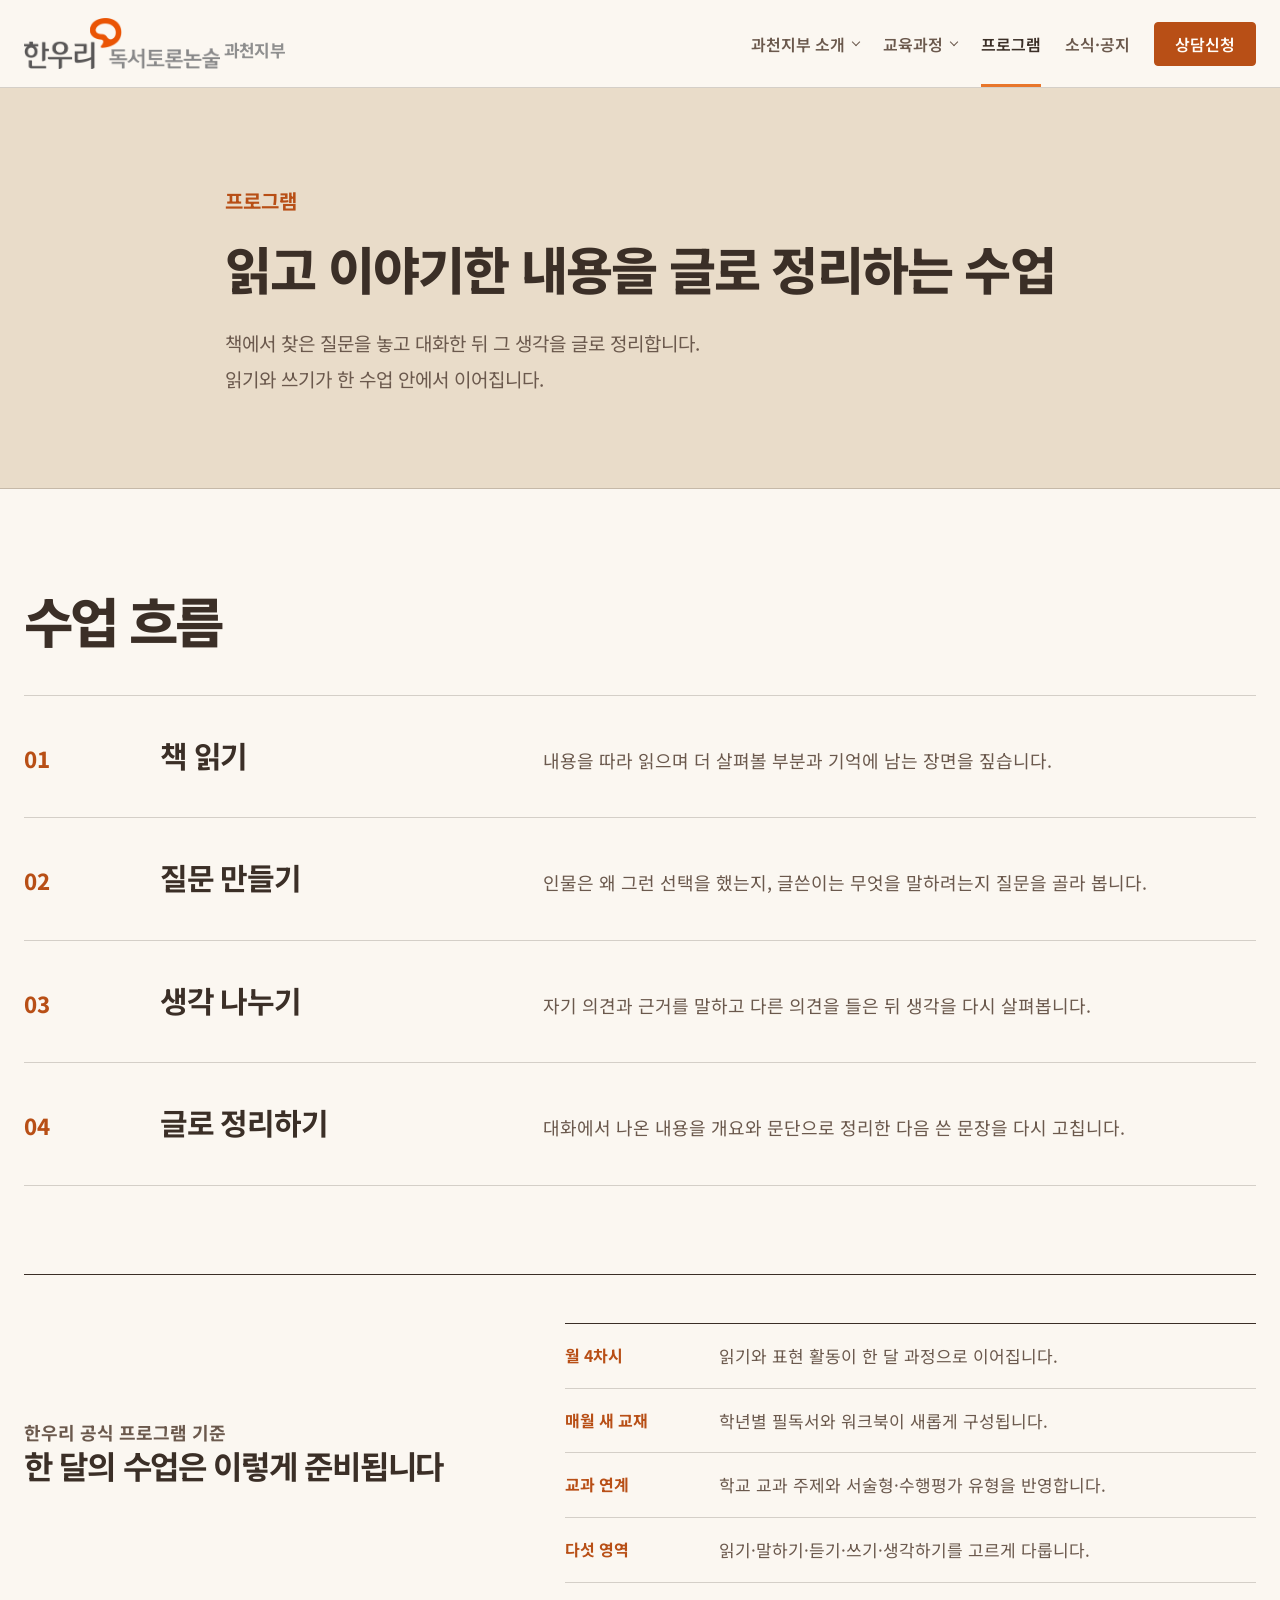
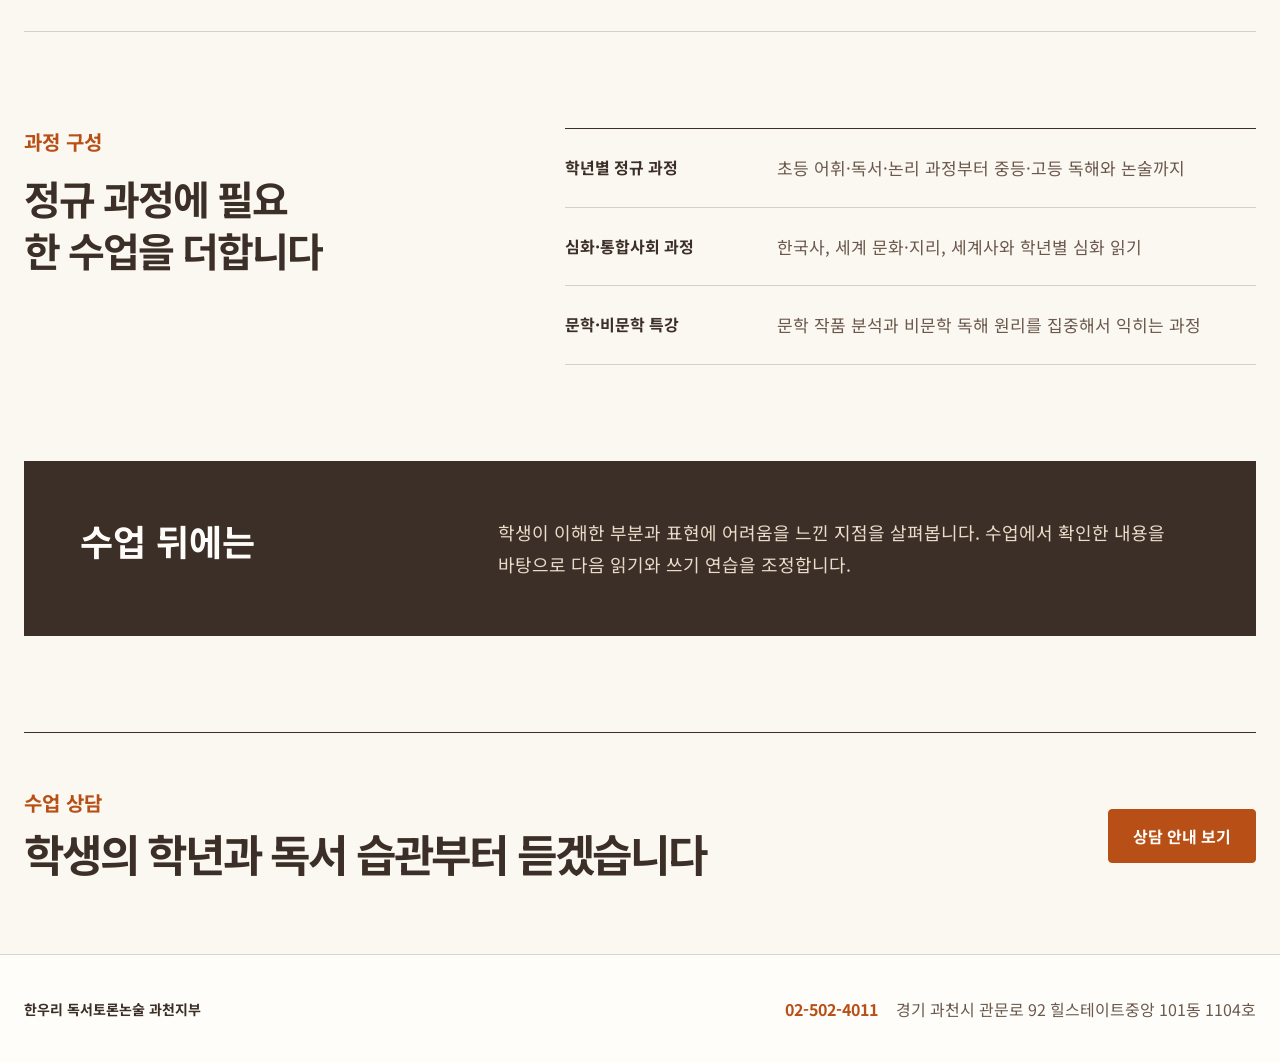
<file: program.html>
<!DOCTYPE html>
<html lang="ko">
<head>
  <meta charset="UTF-8">
  <meta name="viewport" content="width=device-width, initial-scale=1.0">
  <meta name="description" content="한우리 독서토론논술 과천지부의 독서, 토론, 글쓰기 수업 흐름을 소개합니다.">
  <title>프로그램 | 한우리 독서토론논술 과천지부</title>
  <link rel="preconnect" href="https://fonts.googleapis.com">
  <link rel="preconnect" href="https://fonts.gstatic.com" crossorigin>
  <link href="https://fonts.googleapis.com/css2?family=Noto+Sans+KR:wght@400;500;600;700;800&amp;display=swap" rel="stylesheet">
  <link rel="stylesheet" href="style.css">
</head>
<body data-page="program">
  <a class="skip-link" href="#main">본문으로 바로가기</a>
  <header class="site-header">
    <div class="header-inner">
      <a class="site-brand" href="index.html" aria-label="한우리 독서토론논술 과천지부 홈">
        <img class="brand-lockup" src="assets/hanwoori-wordmark.png" alt="한우리 독서토론논술">
        <span class="brand-branch">과천지부</span>
      </a>
      <button class="menu-toggle" type="button" aria-expanded="false" aria-controls="primary-navigation">
        <span class="sr-only">메뉴 열기</span>
        <span aria-hidden="true"></span><span aria-hidden="true"></span><span aria-hidden="true"></span>
      </button>
      <nav class="primary-navigation" id="primary-navigation" aria-label="주요 메뉴">
        <details class="nav-dropdown">
          <summary data-nav-pages="about teacher">과천지부 소개</summary>
          <div class="nav-submenu">
            <a href="about.html">지부 안내</a>
            <a href="teacher.html">선생님 소개</a>
          </div>
        </details>
        <details class="nav-dropdown">
          <summary data-nav-pages="curriculum">교육과정</summary>
          <div class="nav-submenu">
            <a href="curriculum.html">교육과정 전체</a>
            <a href="curriculum.html#preschool-panel">유아</a>
            <a href="curriculum.html#elementary-panel">초등</a>
            <a href="curriculum.html#middle-panel">중등</a>
            <a href="curriculum.html#high-panel">고등</a>
          </div>
        </details>
        <a href="program.html" data-nav-page="program">프로그램</a>
        <a href="news.html" data-nav-page="news">소식·공지</a>
        <a class="nav-contact" href="contact.html" data-nav-page="contact">상담신청</a>
      </nav>
    </div>
  </header>

  <main id="main" class="page-main">
    <section class="page-hero centered-menu-hero">
      <div class="page-hero-inner">
        <div>
          <p class="page-kicker">프로그램</p>
          <h1>읽고 이야기한 내용을 글로 정리하는 수업</h1>
          <p class="page-lead">
            책에서 찾은 질문을 놓고 대화한 뒤 그 생각을 글로 정리합니다.<br>
            읽기와 쓰기가 한 수업 안에서 이어집니다.
          </p>
        </div>
      </div>
    </section>

    <section class="content-section" aria-labelledby="program-title">
      <h2 class="section-title" id="program-title">수업 흐름</h2>
      <ol class="program-flow">
        <li>
          <h2>책 읽기</h2>
          <p>내용을 따라 읽으며 더 살펴볼 부분과 기억에 남는 장면을 짚습니다.</p>
        </li>
        <li>
          <h2>질문 만들기</h2>
          <p>인물은 왜 그런 선택을 했는지, 글쓴이는 무엇을 말하려는지 질문을 골라 봅니다.</p>
        </li>
        <li>
          <h2>생각 나누기</h2>
          <p>자기 의견과 근거를 말하고 다른 의견을 들은 뒤 생각을 다시 살펴봅니다.</p>
        </li>
        <li>
          <h2>글로 정리하기</h2>
          <p>대화에서 나온 내용을 개요와 문단으로 정리한 다음 쓴 문장을 다시 고칩니다.</p>
        </li>
      </ol>

      <section class="program-standard" aria-labelledby="program-standard-title">
        <div>
          <p class="page-kicker">한우리 공식 프로그램 기준</p>
          <h2 id="program-standard-title">한 달의 수업은 이렇게 준비됩니다</h2>
        </div>
        <ul class="standard-points">
          <li><strong>월 4차시</strong><span>읽기와 표현 활동이 한 달 과정으로 이어집니다.</span></li>
          <li><strong>매월 새 교재</strong><span>학년별 필독서와 워크북이 새롭게 구성됩니다.</span></li>
          <li><strong>교과 연계</strong><span>학교 교과 주제와 서술형·수행평가 유형을 반영합니다.</span></li>
          <li><strong>다섯 영역</strong><span>읽기·말하기·듣기·쓰기·생각하기를 고르게 다룹니다.</span></li>
        </ul>
      </section>

      <section class="program-options" aria-labelledby="program-options-title">
        <div>
          <p class="page-kicker">과정 구성</p>
          <h2 id="program-options-title">정규 과정에 필요한 수업을 더합니다</h2>
        </div>
        <div class="program-option-list">
          <a href="curriculum.html">
            <strong>학년별 정규 과정</strong>
            <span>초등 어휘·독서·논리 과정부터 중등·고등 독해와 논술까지</span>
          </a>
          <a href="curriculum.html#extension-programs">
            <strong>심화·통합사회 과정</strong>
            <span>한국사, 세계 문화·지리, 세계사와 학년별 심화 읽기</span>
          </a>
          <a href="curriculum.html#extension-programs">
            <strong>문학·비문학 특강</strong>
            <span>문학 작품 분석과 비문학 독해 원리를 집중해서 익히는 과정</span>
          </a>
        </div>
      </section>

      <div class="feedback-band">
        <h2>수업 뒤에는</h2>
        <p>
          학생이 이해한 부분과 표현에 어려움을 느낀 지점을 살펴봅니다.
          수업에서 확인한 내용을 바탕으로 다음 읽기와 쓰기 연습을 조정합니다.
        </p>
      </div>
    </section>

    <section class="page-next" aria-labelledby="program-next-title">
      <div>
        <p class="page-kicker">수업 상담</p>
        <h2 id="program-next-title">학생의 학년과 독서 습관부터 듣겠습니다</h2>
      </div>
      <a class="button button-primary" href="contact.html">상담 안내 보기</a>
    </section>
  </main>

  <footer class="site-footer">
    <div class="footer-inner">
      <p><strong>한우리 독서토론논술 과천지부</strong></p>
      <p class="footer-contact"><a href="tel:02-502-4011">02-502-4011</a><span>경기 과천시 관문로 92 힐스테이트중앙 101동 1104호</span></p>
    </div>
  </footer>
  <a class="mobile-contact" href="tel:02-502-4011">전화 상담</a>
  <script src="script.js"></script>
</body>
</html>
</file>
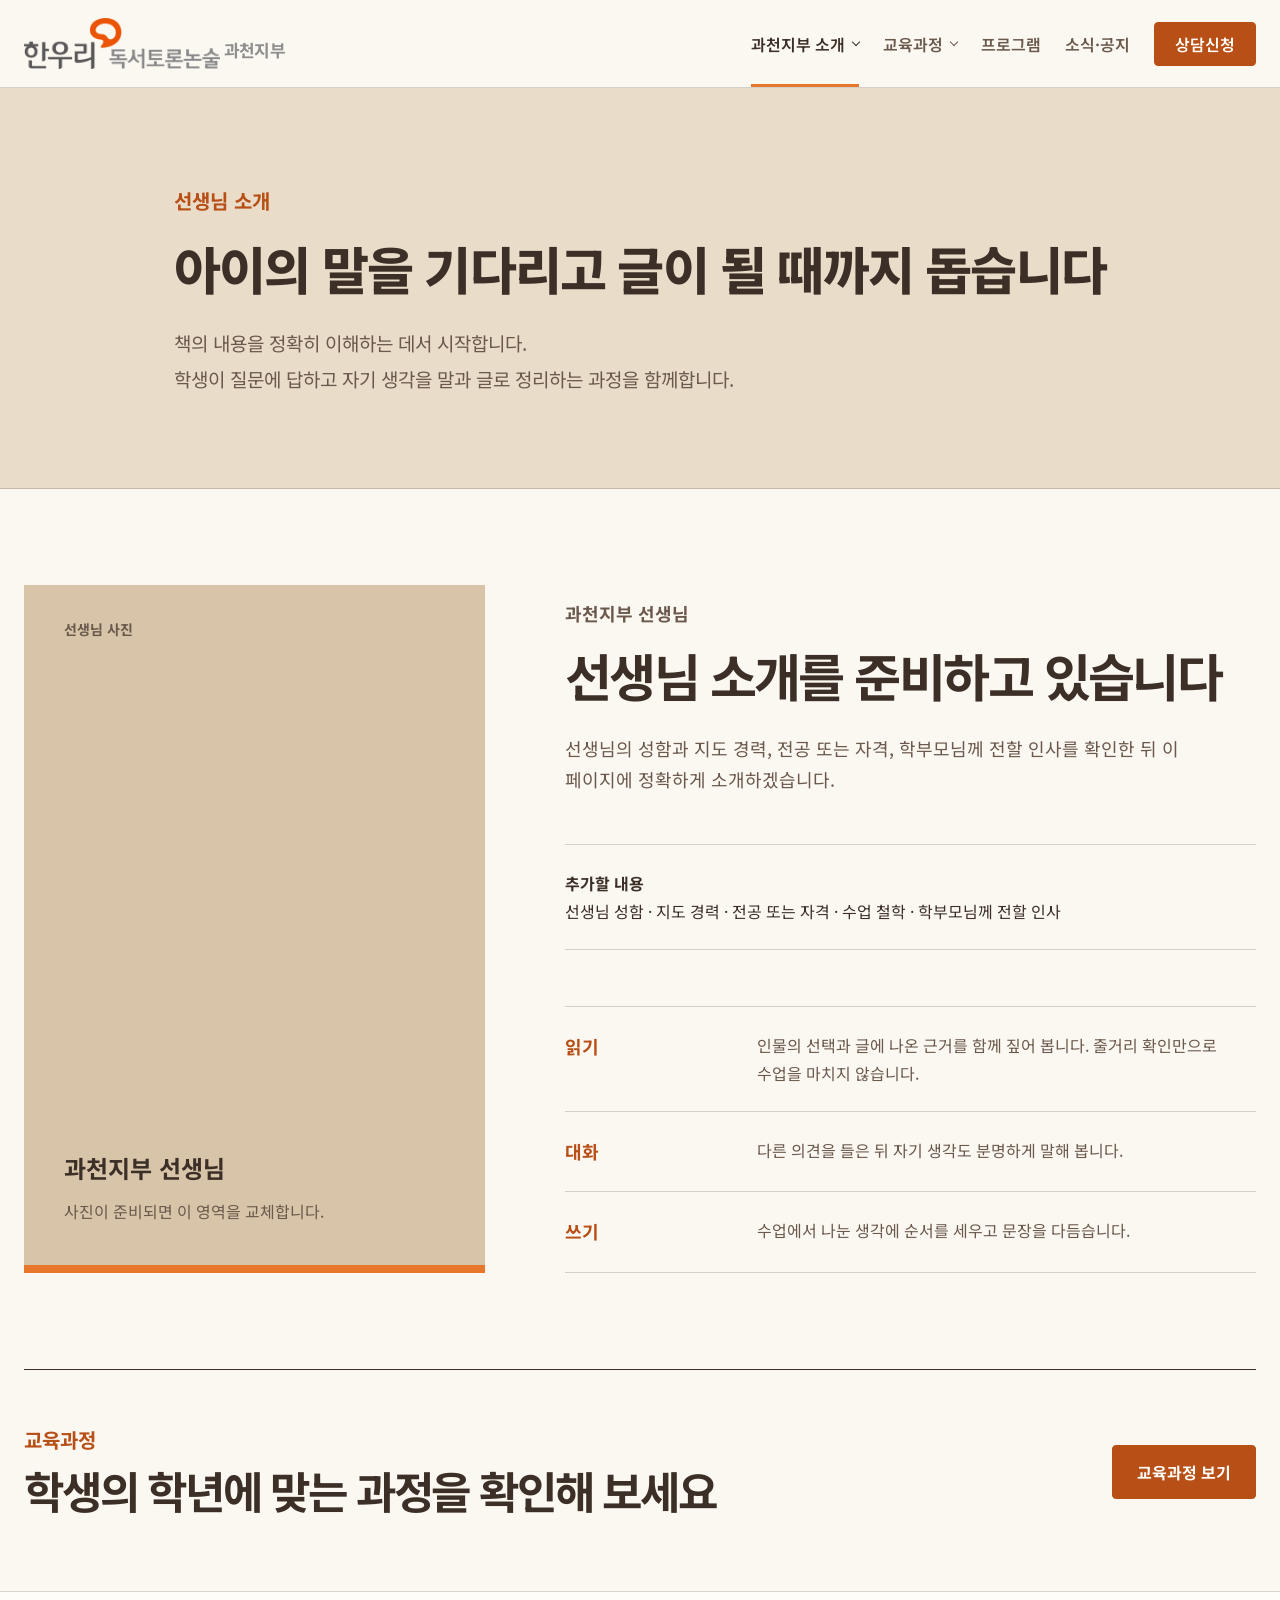
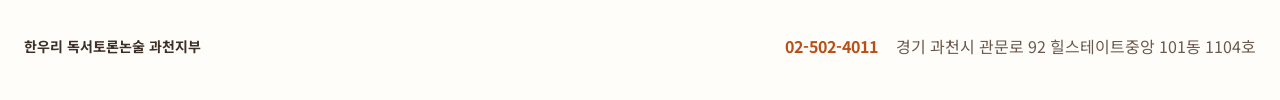
<file: teacher.html>
<!DOCTYPE html>
<html lang="ko">
<head>
  <meta charset="UTF-8">
  <meta name="viewport" content="width=device-width, initial-scale=1.0">
  <meta name="description" content="한우리 독서토론논술 과천지부 선생님과 수업 방향을 소개합니다.">
  <title>선생님 소개 | 한우리 독서토론논술 과천지부</title>
  <link rel="preconnect" href="https://fonts.googleapis.com">
  <link rel="preconnect" href="https://fonts.gstatic.com" crossorigin>
  <link href="https://fonts.googleapis.com/css2?family=Noto+Sans+KR:wght@400;500;600;700;800&amp;display=swap" rel="stylesheet">
  <link rel="stylesheet" href="style.css">
</head>
<body data-page="teacher">
  <a class="skip-link" href="#main">본문으로 바로가기</a>
  <header class="site-header">
    <div class="header-inner">
      <a class="site-brand" href="index.html" aria-label="한우리 독서토론논술 과천지부 홈">
        <img class="brand-lockup" src="assets/hanwoori-wordmark.png" alt="한우리 독서토론논술">
        <span class="brand-branch">과천지부</span>
      </a>
      <button class="menu-toggle" type="button" aria-expanded="false" aria-controls="primary-navigation">
        <span class="sr-only">메뉴 열기</span>
        <span aria-hidden="true"></span><span aria-hidden="true"></span><span aria-hidden="true"></span>
      </button>
      <nav class="primary-navigation" id="primary-navigation" aria-label="주요 메뉴">
        <details class="nav-dropdown">
          <summary data-nav-pages="about teacher">과천지부 소개</summary>
          <div class="nav-submenu">
            <a href="about.html">지부 안내</a>
            <a href="teacher.html">선생님 소개</a>
          </div>
        </details>
        <details class="nav-dropdown">
          <summary data-nav-pages="curriculum">교육과정</summary>
          <div class="nav-submenu">
            <a href="curriculum.html">교육과정 전체</a>
            <a href="curriculum.html#preschool-panel">유아</a>
            <a href="curriculum.html#elementary-panel">초등</a>
            <a href="curriculum.html#middle-panel">중등</a>
            <a href="curriculum.html#high-panel">고등</a>
          </div>
        </details>
        <a href="program.html" data-nav-page="program">프로그램</a>
        <a href="news.html" data-nav-page="news">소식·공지</a>
        <a class="nav-contact" href="contact.html" data-nav-page="contact">상담신청</a>
      </nav>
    </div>
  </header>

  <main id="main" class="page-main">
    <section class="page-hero teacher-hero">
      <div class="page-hero-inner">
        <div>
          <p class="page-kicker">선생님 소개</p>
          <h1>아이의 말을 기다리고 글이 될 때까지 돕습니다</h1>
          <p class="page-lead">책의 내용을 정확히 이해하는 데서 시작합니다.<br>학생이 질문에 답하고 자기 생각을 말과 글로 정리하는 과정을 함께합니다.</p>
        </div>
      </div>
    </section>

    <section class="content-section" aria-labelledby="teacher-title">
      <div class="teacher-layout">
        <div class="teacher-photo-placeholder" aria-label="선생님 사진 자리">
          <span class="photo-placeholder-label">선생님 사진</span>
          <strong>과천지부 선생님</strong>
          <span>사진이 준비되면 이 영역을 교체합니다.</span>
        </div>
        <div class="teacher-profile">
          <p class="page-kicker">과천지부 선생님</p>
          <h2 id="teacher-title">선생님 소개를 준비하고 있습니다</h2>
          <p>선생님의 성함과 지도 경력, 전공 또는 자격, 학부모님께 전할 인사를 확인한 뒤 이 페이지에 정확하게 소개하겠습니다.</p>
          <div class="profile-note">
            <p><strong>추가할 내용</strong></p>
            <p>선생님 성함 · 지도 경력 · 전공 또는 자격 · 수업 철학 · 학부모님께 전할 인사</p>
          </div>

          <ul class="principle-list" aria-label="수업 방향">
            <li><strong>읽기</strong><p>인물의 선택과 글에 나온 근거를 함께 짚어 봅니다. 줄거리 확인만으로 수업을 마치지 않습니다.</p></li>
            <li><strong>대화</strong><p>다른 의견을 들은 뒤 자기 생각도 분명하게 말해 봅니다.</p></li>
            <li><strong>쓰기</strong><p>수업에서 나눈 생각에 순서를 세우고 문장을 다듬습니다.</p></li>
          </ul>
        </div>
      </div>
    </section>

    <section class="page-next" aria-labelledby="teacher-next-title">
      <div>
        <p class="page-kicker">교육과정</p>
        <h2 id="teacher-next-title">학생의 학년에 맞는 과정을 확인해 보세요</h2>
      </div>
      <a class="button button-primary" href="curriculum.html">교육과정 보기</a>
    </section>
  </main>

  <footer class="site-footer">
    <div class="footer-inner">
      <p><strong>한우리 독서토론논술 과천지부</strong></p>
      <p class="footer-contact"><a href="tel:02-502-4011">02-502-4011</a><span>경기 과천시 관문로 92 힐스테이트중앙 101동 1104호</span></p>
    </div>
  </footer>
  <a class="mobile-contact" href="tel:02-502-4011">전화 상담</a>
  <script src="script.js"></script>
</body>
</html>
</file>
<file: style.css>
/*
  Design direction: 과천 학부모가 수업 내용과 상담 방법을 빠르게 찾는 지역 학원 안내 사이트.
  첫 화면은 긴 문장을 화면 중앙의 주인공으로 두고, 반복 카드·장식 도형·과한 그림자 없이
  지정 색상과 넉넉한 여백으로 한우리 과천지부의 차분한 수업 태도를 보여준다.
*/

:root {
  --orange: #e8762b;
  --orange-dark: #b84f16;
  --beige: #e9dcc9;
  --sand: #d8c4a8;
  --cream: #fbf7f1;
  --paper: #fffdf9;
  --brown: #3b2f27;
  --brown-muted: #6b594d;
  --line: rgba(59, 47, 39, 0.2);
  --shadow-border:
    0 0 0 1px rgba(0, 0, 0, 0.06),
    0 2px 4px rgba(0, 0, 0, 0.06);
  --header-height: 88px;
  --container: 1280px;
}

*,
*::before,
*::after {
  box-sizing: border-box;
}

html {
  -webkit-font-smoothing: antialiased;
  -moz-osx-font-smoothing: grayscale;
}

body {
  margin: 0;
  color: var(--brown);
  background: var(--cream);
  font-family: "Noto Sans KR", sans-serif;
  font-size: 16px;
  line-height: 1.75;
}

body,
button,
input,
textarea,
select {
  font-family: "Noto Sans KR", sans-serif;
}

a {
  color: inherit;
  text-decoration: none;
}

button {
  color: inherit;
}

h1,
h2,
h3,
p {
  margin-top: 0;
}

h1,
h2,
h3 {
  line-height: 1.3;
  text-wrap: balance;
}

p,
li {
  text-wrap: pretty;
  word-break: keep-all;
  overflow-wrap: break-word;
}

img {
  display: block;
  max-width: 100%;
}

:focus-visible {
  outline: 2px solid var(--orange-dark);
  outline-offset: 2px;
}

.sr-only {
  position: absolute;
  width: 1px;
  height: 1px;
  padding: 0;
  margin: -1px;
  overflow: hidden;
  clip: rect(0, 0, 0, 0);
  white-space: nowrap;
  border: 0;
}

.skip-link {
  position: fixed;
  z-index: 2000;
  top: 8px;
  left: 8px;
  padding: 8px 16px;
  color: var(--paper);
  background: var(--brown);
  transform: translateY(-160%);
}

.skip-link:focus {
  transform: translateY(0);
}

/* 고정 메뉴 */
.site-header {
  position: fixed;
  z-index: 1000;
  top: 0;
  right: 0;
  left: 0;
  height: var(--header-height);
  background: var(--cream);
  border-bottom: 1px solid var(--line);
}

.header-inner {
  display: flex;
  align-items: stretch;
  justify-content: space-between;
  width: min(var(--container), calc(100% - 48px));
  height: 100%;
  margin: 0 auto;
}

.site-brand {
  display: flex;
  align-items: center;
  gap: 2px;
  align-self: center;
  min-height: 44px;
  padding: 8px 0;
}

.brand-lockup {
  width: 196px;
  height: auto;
  flex: 0 0 auto;
}

.brand-branch {
  margin-left: 2px;
  color: #8f8f8f;
  font-size: 17px;
  font-family: "Noto Sans KR", sans-serif;
  font-weight: 700;
  line-height: 1.2;
  letter-spacing: -0.045em;
  white-space: nowrap;
  transform: translateY(7px);
}

.primary-navigation {
  display: flex;
  align-items: stretch;
  gap: 24px;
}

.primary-navigation > a,
.nav-dropdown > summary {
  position: relative;
  display: flex;
  align-items: center;
  min-height: 44px;
  color: var(--brown-muted);
  font-size: 16px;
  font-weight: 600;
  transition: color 180ms ease-out;
}

.primary-navigation > a::after,
.nav-dropdown > summary::after {
  position: absolute;
  right: 0;
  bottom: 0;
  left: 0;
  height: 3px;
  background: var(--orange);
  content: "";
  opacity: 0;
  transform: scaleX(0.5);
  transition:
    opacity 180ms ease-out,
    transform 180ms ease-out;
}

.primary-navigation > a:hover,
.primary-navigation > a[aria-current="page"],
.nav-dropdown > summary:hover,
.nav-dropdown > summary[aria-current="page"] {
  color: var(--brown);
}

.primary-navigation > a:hover::after,
.primary-navigation > a[aria-current="page"]::after,
.nav-dropdown > summary:hover::after,
.nav-dropdown > summary[aria-current="page"]::after {
  opacity: 1;
  transform: scaleX(1);
}

.nav-dropdown {
  position: relative;
  height: 100%;
}

.nav-dropdown > summary {
  height: 100%;
  cursor: pointer;
  list-style: none;
}

.nav-dropdown > summary::-webkit-details-marker {
  display: none;
}

.nav-dropdown > summary::before {
  order: 2;
  width: 6px;
  height: 6px;
  margin: 0 0 4px 8px;
  border-right: 1px solid currentColor;
  border-bottom: 1px solid currentColor;
  content: "";
  transform: rotate(45deg);
  transition: transform 180ms ease-out;
}

.nav-dropdown[open] > summary::before {
  margin-bottom: -3px;
  transform: rotate(225deg);
}

.nav-submenu {
  position: absolute;
  top: calc(100% - 8px);
  left: -16px;
  width: 184px;
  padding: 8px;
  background: var(--paper);
  border: 1px solid var(--line);
  box-shadow: var(--shadow-border);
}

.nav-submenu a {
  display: flex;
  align-items: center;
  min-height: 44px;
  padding: 0 12px;
  color: var(--brown-muted);
  font-size: 14px;
  font-weight: 600;
  transition:
    color 180ms ease-out,
    background-color 180ms ease-out;
}

.nav-submenu a:hover {
  color: var(--brown);
  background: var(--beige);
}

.primary-navigation .nav-contact {
  align-self: center;
  height: 44px;
  padding: 0 20px;
  color: var(--paper);
  background: var(--orange-dark);
  border: 1px solid var(--orange-dark);
  border-radius: 4px;
  transition:
    background-color 180ms ease-out,
    border-color 180ms ease-out;
}

.primary-navigation .nav-contact:hover,
.primary-navigation .nav-contact[aria-current="page"] {
  color: var(--paper);
  background: var(--brown);
  border-color: var(--brown);
}

.primary-navigation .nav-contact::after {
  display: none;
}

.menu-toggle {
  display: none;
  width: 44px;
  height: 44px;
  padding: 10px;
  background: transparent;
  border: 0;
  cursor: pointer;
}

.menu-toggle > span:not(.sr-only) {
  display: block;
  width: 24px;
  height: 2px;
  margin: 5px 0;
  background: var(--brown);
  transition:
    transform 180ms ease-out,
    opacity 180ms ease-out;
}

.menu-toggle[aria-expanded="true"] > span:nth-child(2) {
  transform: translateY(7px) rotate(45deg);
}

.menu-toggle[aria-expanded="true"] > span:nth-child(3) {
  opacity: 0;
}

.menu-toggle[aria-expanded="true"] > span:nth-child(4) {
  transform: translateY(-7px) rotate(-45deg);
}

/* 첫 화면 */
.home-main {
  padding-top: var(--header-height);
}

.home-hero {
  display: grid;
  grid-template-columns: minmax(0, 1fr) minmax(360px, 400px);
  align-items: center;
  gap: 48px;
  width: min(1360px, calc(100% - 48px));
  min-height: calc(100svh - var(--header-height) - 72px);
  margin: 0 auto;
  padding: 64px 0 72px;
  text-align: left;
}

.hero-copy {
  width: 100%;
  max-width: 920px;
}

.hero-intro {
  margin-bottom: 24px;
  color: var(--orange-dark);
  font-size: 16px;
  font-weight: 700;
}

.hero-copy h1 {
  margin: 0 0 32px;
  font-size: clamp(34px, 3vw, 44px);
  font-weight: 900;
  line-height: 1.3;
  letter-spacing: -0.055em;
  white-space: nowrap;
}

.hero-copy h1 .hero-emphasis {
  display: inline;
  font-size: 1.06em;
  font-weight: 900;
}

.hero-description {
  max-width: 720px;
  margin: 0 0 40px;
  color: var(--brown-muted);
  font-size: 18px;
  line-height: 1.85;
}

.hero-actions {
  display: flex;
  align-items: center;
  justify-content: center;
  flex-wrap: wrap;
  gap: 24px;
  margin-top: 32px;
}

.button {
  display: inline-flex;
  align-items: center;
  justify-content: center;
  min-height: 48px;
  padding: 12px 24px;
  border: 1px solid transparent;
  border-radius: 4px;
  font-weight: 700;
  transition:
    background-color 180ms ease-out,
    border-color 180ms ease-out,
    color 180ms ease-out,
    transform 150ms ease-out;
}

.button:active {
  transform: scale(0.96);
}

.button-primary {
  color: var(--paper);
  background: var(--orange-dark);
  border-color: var(--orange-dark);
}

.button-primary:hover {
  background: var(--brown);
  border-color: var(--brown);
}

.button-secondary {
  color: var(--brown);
  background: transparent;
  border-color: var(--brown);
}

.button-secondary:hover {
  color: var(--paper);
  background: var(--brown);
}

.text-link {
  min-height: 44px;
  padding: 8px 0 6px;
  color: var(--brown);
  border-bottom: 2px solid var(--orange);
  font-weight: 700;
  transition: color 180ms ease-out;
}

.text-link:hover {
  color: var(--orange-dark);
}

.hero-logo-area {
  position: relative;
  display: flex;
  align-items: center;
  flex-direction: column;
  justify-content: center;
  min-height: 480px;
  padding: 48px 0 48px 32px;
  border-left: 1px solid var(--line);
  text-align: center;
}

.logo-glow {
  position: relative;
  display: inline-block;
  width: min(calc(100% + 72px), 460px);
  line-height: 0;
}

.logo-glow img {
  display: block;
  width: 100%;
  height: auto;
}

.logo-glow .bubble {
  position: absolute;
  inset: 0;
  width: 100%;
  height: 100%;
  pointer-events: none;
  animation: bubble-glow 2s ease-in-out 0.6s 3 both;
}

@keyframes bubble-glow {
  0%,
  100% {
    filter: none;
  }

  50% {
    filter:
      drop-shadow(0 0 10px rgb(217 95 41 / 58%))
      drop-shadow(0 0 24px rgb(240 140 80 / 36%));
  }
}

@media (prefers-reduced-motion: reduce) {
  .logo-glow .bubble {
    animation: none;
  }
}

.hero-logo-area::before {
  position: absolute;
  top: 48px;
  left: -4px;
  width: 8px;
  height: 96px;
  background: var(--orange);
  content: "";
}

.hero-logo-caption {
  display: flex;
  gap: 24px;
  margin: 28px 0 0;
  font-size: 14px;
  font-weight: 700;
}

.hero-logo-caption span + span {
  position: relative;
}

.hero-logo-caption span + span::before {
  position: absolute;
  top: 50%;
  left: -13px;
  width: 2px;
  height: 2px;
  background: var(--orange);
  content: "";
}

.home-card-slider {
  width: min(100%, 540px);
  margin-top: 36px;
}

.card-slider-heading {
  display: flex;
  align-items: center;
  justify-content: space-between;
  gap: 24px;
  margin-bottom: 12px;
}

.card-slider-heading > strong {
  font-size: 16px;
}

.card-slider-controls {
  display: flex;
  gap: 4px;
}

.card-slider-controls button {
  display: grid;
  width: 36px;
  height: 36px;
  padding: 0;
  place-items: center;
  color: var(--brown);
  background: transparent;
  border: 1px solid var(--line);
  cursor: pointer;
  font-size: 24px;
  line-height: 1;
  transition:
    color 180ms ease-out,
    background-color 180ms ease-out;
}

.card-slider-controls button:hover {
  color: var(--paper);
  background: var(--brown);
}

.card-slider-viewport {
  overflow-x: auto;
  background: var(--paper);
  border: 1px solid rgba(184, 79, 22, 0.55);
  scroll-behavior: smooth;
  scroll-snap-type: x mandatory;
  scrollbar-width: none;
}

.card-slider-viewport::-webkit-scrollbar {
  display: none;
}

.card-slider-track {
  display: flex;
}

.home-promo-card {
  display: flex;
  align-items: center;
  flex: 0 0 100%;
  min-height: 118px;
  padding: 6px;
  scroll-snap-align: start;
}

.home-promo-card img {
  width: 100%;
  height: auto;
  max-height: 128px;
  object-fit: contain;
}

.teacher-recruit-card {
  display: flex;
  align-items: flex-start;
  justify-content: center;
  padding: 18px 28px;
  flex-direction: column;
  color: var(--paper);
  background: var(--brown);
  text-align: left;
}

.teacher-recruit-card .recruit-eyebrow {
  margin-bottom: 8px;
  color: var(--sand);
  font-size: 14px;
  font-weight: 700;
}

.teacher-recruit-card strong {
  font-size: clamp(21px, 2vw, 29px);
  line-height: 1.35;
  letter-spacing: -0.04em;
}

.teacher-recruit-card .recruit-detail {
  margin-top: 12px;
  color: var(--beige);
  font-size: 14px;
  font-weight: 600;
}

.card-slider-dots {
  display: flex;
  gap: 8px;
  margin-top: 12px;
}

.card-slider-dots button {
  width: 28px;
  height: 4px;
  padding: 0;
  background: var(--sand);
  border: 0;
  cursor: pointer;
}

.card-slider-dots button[aria-current="true"] {
  background: var(--orange-dark);
}

.level-strip {
  display: flex;
  align-items: center;
  gap: 40px;
  min-height: 72px;
  padding: 0 max(24px, calc((100% - var(--container)) / 2));
  background: var(--brown);
  color: var(--paper);
}

.level-choice {
  position: relative;
  display: flex;
  align-items: center;
  min-height: 44px;
  color: var(--paper);
  font-weight: 700;
}

.level-choice + .level-choice::before {
  position: absolute;
  top: 50%;
  left: -20px;
  width: 1px;
  height: 16px;
  background: rgba(255, 253, 249, 0.35);
  content: "";
  transform: translateY(-50%);
}

.level-consult {
  margin-left: auto;
  color: var(--sand);
  font-weight: 600;
  text-decoration: underline;
  text-decoration-thickness: 1px;
  text-underline-offset: 5px;
}

.home-directory {
  display: grid;
  grid-template-columns: minmax(240px, 0.7fr) minmax(0, 1.3fr);
  gap: 96px;
  width: min(var(--container), calc(100% - 48px));
  margin: 0 auto;
  padding: 112px 0 120px;
}

.home-directory-heading h2 {
  margin-bottom: 0;
  font-size: clamp(32px, 3.5vw, 48px);
  font-weight: 800;
  letter-spacing: -0.05em;
  line-height: 1.35;
}

.home-directory-links {
  border-top: 1px solid var(--brown);
}

.home-directory-links a {
  display: grid;
  grid-template-columns: 200px minmax(0, 1fr) 120px;
  align-items: start;
  gap: 32px;
  min-height: 112px;
  padding: 24px 0;
  border-bottom: 1px solid var(--line);
  transition:
    color 180ms ease-out,
    padding-left 180ms ease-out;
}

.home-directory-links a:hover {
  padding-left: 8px;
  color: var(--orange-dark);
}

.home-directory-links strong {
  font-size: 20px;
}

.home-directory-links a > span:not(.directory-action) {
  color: var(--brown-muted);
  font-size: 17px;
  line-height: 1.8;
}

.directory-single-line {
  white-space: nowrap;
}

.directory-action {
  font-weight: 700;
  text-decoration: underline;
  text-decoration-color: var(--orange);
  text-underline-offset: 5px;
}

/* 내부 페이지 공통 */
.page-main {
  min-height: calc(100svh - var(--header-height));
  padding-top: var(--header-height);
}

.page-hero {
  background: var(--beige);
  border-bottom: 1px solid var(--line);
}

.page-hero-inner {
  display: grid;
  grid-template-columns: minmax(0, 0.8fr) minmax(360px, 1.2fr);
  align-items: end;
  gap: 96px;
  width: min(var(--container), calc(100% - 48px));
  min-height: 360px;
  margin: 0 auto;
  padding: 80px 0 72px;
}

.page-kicker {
  margin-bottom: 16px;
  color: var(--orange-dark);
  font-size: 20px;
  font-weight: 700;
  line-height: 1.4;
}

.page-hero h1 {
  margin-bottom: 0;
  font-size: clamp(44px, 5vw, 68px);
  font-weight: 800;
  letter-spacing: -0.06em;
  word-break: keep-all;
}

.page-lead {
  max-width: 680px;
  margin-bottom: 8px;
  color: var(--brown-muted);
  font-size: 19px;
  line-height: 1.9;
}

.centered-menu-hero .page-hero-inner,
.teacher-hero .page-hero-inner {
  display: flex;
  align-items: center;
  justify-content: center;
  min-height: 400px;
  flex-direction: column;
  gap: 24px;
  text-align: center;
}

.centered-menu-hero .page-kicker,
.teacher-hero .page-kicker {
  margin-bottom: 20px;
}

.centered-menu-hero .page-hero-inner > div,
.teacher-hero .page-hero-inner > div {
  display: flex;
  width: max-content;
  max-width: 100%;
  flex-direction: column;
  align-items: flex-start;
  text-align: left;
}

.centered-menu-hero h1,
.teacher-hero h1 {
  font-size: clamp(40px, 4vw, 52px);
  letter-spacing: -0.035em;
  white-space: nowrap;
}

.centered-menu-hero .page-lead,
.teacher-hero .page-lead {
  max-width: none;
  margin: 24px 0 0;
  text-align: left;
}

.content-section {
  width: min(var(--container), calc(100% - 48px));
  margin: 0 auto;
  padding: 96px 0;
}

.section-title {
  margin-bottom: 40px;
  font-size: clamp(40px, 4.2vw, 56px);
  font-weight: 800;
  letter-spacing: -0.05em;
}

.section-intro {
  max-width: 720px;
  margin-bottom: 48px;
  color: var(--brown-muted);
  font-size: 18px;
}

.section-rule {
  border-top: 1px solid var(--line);
}

/* 과천지부 소개 */
.branch-top {
  background: var(--beige);
  border-bottom: 1px solid var(--line);
}

.branch-top .branch-overview {
  width: min(var(--container), calc(100% - 48px));
  margin: 0 auto;
  padding: 80px 0 72px;
  border-bottom: 0;
}

.branch-overview {
  display: grid;
  grid-template-columns: minmax(320px, 0.8fr) minmax(0, 1.2fr);
  gap: 96px;
  align-items: end;
  padding-bottom: 72px;
  border-bottom: 1px solid var(--brown);
}

.branch-overview-copy h1,
.visit-copy h2,
.area-connection h2 {
  margin-bottom: 24px;
  font-size: clamp(34px, 4vw, 52px);
  letter-spacing: -0.05em;
}

.branch-overview-copy h1,
.visit-copy h2 {
  letter-spacing: -0.015em;
}

.branch-overview-copy h1 span {
  color: var(--orange-dark);
}

.area-connection h2,
.service-area h2 {
  word-break: keep-all;
}

.branch-overview-copy > p:last-child,
.visit-copy > p {
  color: var(--brown-muted);
  font-size: 18px;
}

.branch-facts {
  align-self: end;
  margin: 0;
  border-top: 1px solid var(--brown);
}

.branch-facts > div {
  display: grid;
  grid-template-columns: 160px minmax(0, 1fr);
  gap: 32px;
  padding: 24px 0;
  border-bottom: 1px solid var(--line);
}

.branch-facts dt {
  color: var(--orange-dark);
  font-size: 18px;
  font-weight: 700;
}

.branch-facts dd {
  margin: 0;
  font-size: 18px;
  font-weight: 600;
}

.branch-facts a {
  border-bottom: 1px solid currentColor;
}

.branch-visit {
  display: grid;
  grid-template-columns: minmax(0, 1.2fr) minmax(300px, 0.8fr);
  gap: 80px;
  align-items: center;
  margin-top: 0;
}

.branch-map-card {
  margin: 0;
}

.branch-map-card img {
  width: 100%;
  aspect-ratio: 1;
  object-fit: cover;
}

.branch-map-card figcaption {
  margin-top: 12px;
  color: var(--brown-muted);
  font-size: 13px;
  text-align: right;
}

.branch-photo-placeholder {
  position: relative;
  display: flex;
  min-height: 520px;
  padding: 40px;
  overflow: hidden;
  flex-direction: column;
  justify-content: flex-end;
  background:
    linear-gradient(135deg, transparent 0 58%, rgba(232, 118, 43, 0.2) 58% 59%, transparent 59%),
    var(--sand);
  border-bottom: 8px solid var(--orange);
}

.branch-photo-placeholder strong {
  max-width: 440px;
  margin-bottom: 8px;
  font-size: 28px;
}

.branch-photo-placeholder > span:last-child {
  color: var(--brown-muted);
}

.photo-placeholder-label {
  position: absolute;
  top: 32px;
  left: 40px;
  font-size: 14px;
  font-weight: 700;
}

.visit-copy .button {
  margin-top: 16px;
}

.area-connection {
  display: grid;
  grid-template-columns: minmax(280px, 0.8fr) minmax(0, 1.2fr);
  gap: 24px 80px;
  margin-top: 112px;
  padding-top: 64px;
  border-top: 1px solid var(--line);
}

.area-block-list {
  display: grid;
  grid-template-columns: repeat(4, minmax(0, 1fr));
  gap: 8px;
  margin: 0;
  padding: 0;
  list-style: none;
}

.area-block-list li {
  display: flex;
  min-height: 104px;
  padding: 16px;
  flex-direction: column;
  justify-content: space-between;
  background: var(--paper);
  border: 1px solid var(--line);
}

.area-block-list strong {
  font-size: 18px;
}

.area-block-list span {
  color: var(--brown-muted);
  font-size: 13px;
}

.area-intro {
  margin: 24px 0 0;
  color: var(--brown-muted);
  font-size: 16px;
  line-height: 1.8;
}

.teacher-layout {
  display: grid;
  grid-template-columns: minmax(320px, 0.8fr) minmax(0, 1.2fr);
  gap: 80px;
  align-items: stretch;
}

.teacher-photo-placeholder {
  position: relative;
  display: flex;
  flex-direction: column;
  justify-content: flex-end;
  min-height: 520px;
  padding: 40px;
  background: var(--sand);
  border-bottom: 8px solid var(--orange);
}

.teacher-photo-placeholder strong {
  display: block;
  margin-bottom: 8px;
  font-size: 24px;
}

.teacher-photo-placeholder span {
  color: var(--brown-muted);
}

.teacher-profile {
  padding-top: 16px;
}

.teacher-profile h2 {
  margin-bottom: 24px;
  font-size: clamp(34px, 4vw, 52px);
  letter-spacing: -0.05em;
}

.teacher-profile > p {
  max-width: 680px;
  color: var(--brown-muted);
  font-size: 18px;
}

.profile-note {
  margin-top: 48px;
  padding: 24px 0;
  border-top: 1px solid var(--line);
  border-bottom: 1px solid var(--line);
}

.profile-note p {
  margin: 0;
}

.principle-list {
  margin: 56px 0 0;
  padding: 0;
  list-style: none;
}

.principle-list li {
  display: grid;
  grid-template-columns: 160px 1fr;
  gap: 32px;
  padding: 24px 0;
  border-top: 1px solid var(--line);
}

.principle-list li:last-child {
  border-bottom: 1px solid var(--line);
}

.principle-list strong {
  color: var(--orange-dark);
  font-size: 18px;
}

.principle-list p {
  margin: 0;
  color: var(--brown-muted);
}

/* 교육과정 */
.curriculum-tabs {
  display: flex;
  gap: 0;
  margin-bottom: 0;
  border-bottom: 1px solid var(--brown);
}

.curriculum-tab {
  position: relative;
  min-width: 160px;
  min-height: 56px;
  padding: 12px 24px;
  background: transparent;
  border: 0;
  cursor: pointer;
  font-size: 20px;
  font-weight: 700;
  transition:
    color 180ms ease-out,
    background-color 180ms ease-out;
}

.curriculum-tab:hover {
  background: var(--beige);
}

.curriculum-tab[aria-selected="true"] {
  color: var(--paper);
  background: var(--brown);
}

.curriculum-panel {
  display: block;
  padding: 0;
}

.curriculum-panel[hidden] {
  display: none;
}

.course-summary {
  display: grid;
  grid-template-columns: minmax(280px, 0.7fr) minmax(0, 1.3fr);
  align-items: start;
  gap: 80px;
  padding: 56px 0 40px;
}

.course-summary h2 {
  margin: 0;
  font-size: clamp(32px, 3.2vw, 40px);
  letter-spacing: -0.025em;
}

.course-summary p {
  margin: 4px 0 0;
  color: var(--brown-muted);
  font-size: 20px;
}

.course-details {
  margin: 0;
}

.course-details > div {
  display: grid;
  grid-template-columns: 180px 1fr;
  gap: 32px;
  padding: 24px 0;
  border-top: 1px solid var(--line);
}

.course-details > div:last-child {
  border-bottom: 1px solid var(--line);
}

.course-details dt {
  font-weight: 700;
}

.course-details dd {
  margin: 0;
  color: var(--brown-muted);
}

.grade-programs {
  border-top: 1px solid var(--brown);
}

.grade-program {
  display: grid;
  grid-template-columns: minmax(300px, 360px) minmax(0, 1fr);
  align-items: center;
  gap: 48px;
  padding: 40px 0;
  border-bottom: 1px solid var(--line);
}

.program-books {
  grid-column: 1;
  align-self: center;
  margin: 0;
  padding: 0;
  background: transparent;
  border: 0;
}

.program-books img {
  width: min(100%, 360px);
  margin: 0;
}

.program-books figcaption {
  margin-top: 12px;
  color: var(--brown-muted);
  font-size: 12px;
  text-align: right;
}

.grade-program p {
  margin: 0;
  color: var(--brown-muted);
}

.program-info {
  grid-column: 2;
  align-self: center;
}

.grade-program .program-grade {
  margin-bottom: 16px;
  color: var(--orange-dark);
  font-size: 20px;
  font-weight: 800;
}

.grade-program h3 {
  margin-bottom: 16px;
  font-size: 28px;
  letter-spacing: -0.04em;
}

.program-copy p {
  font-size: 18px;
  line-height: 1.85;
}

@media (min-width: 1200px) {
  .keep-line {
    white-space: nowrap;
  }
}

.official-source-link {
  display: inline-block;
  margin-top: 14px;
  padding-bottom: 2px;
  color: var(--brown);
  border-bottom: 1px solid var(--orange);
  font-size: 14px;
  font-weight: 700;
}

.curriculum-note {
  margin: 64px 0 0;
  padding: 24px 0 0;
  color: var(--brown-muted);
  border-top: 1px solid var(--line);
  font-size: 14px;
}

.official-program-note {
  display: grid;
  grid-template-columns: minmax(260px, 0.7fr) minmax(0, 1.3fr);
  gap: 80px;
  margin-top: 80px;
  padding: 48px 0;
  border-top: 1px solid var(--brown);
  border-bottom: 1px solid var(--line);
}

.official-program-note h2 {
  margin: 0;
  font-size: 24px;
}

.official-program-note p {
  margin: 0;
  color: var(--brown-muted);
}

.extension-programs {
  display: grid;
  grid-template-columns: minmax(260px, 0.7fr) minmax(0, 1.3fr);
  gap: 24px 80px;
  margin-top: 96px;
  scroll-margin-top: calc(var(--header-height) + 32px);
}

.extension-programs h2,
.program-options h2,
.service-area h2 {
  margin-bottom: 0;
  font-size: clamp(28px, 3.4vw, 40px);
  letter-spacing: -0.05em;
}

.extension-program-list {
  border-top: 1px solid var(--brown);
}

.extension-program-list article {
  padding: 24px 0;
  border-bottom: 1px solid var(--line);
}

.extension-program-list h3 {
  margin-bottom: 8px;
  font-size: 20px;
}

.extension-program-list p,
.availability-note {
  margin: 0;
  color: var(--brown-muted);
}

.extension-programs .availability-note {
  grid-column: 2;
  font-size: 14px;
}

/* 프로그램 */
.program-flow {
  margin: 0;
  padding: 0;
  list-style: none;
  counter-reset: program-step;
}

.program-flow li {
  display: grid;
  grid-template-columns: 96px minmax(220px, 0.65fr) minmax(0, 1.35fr);
  gap: 40px;
  align-items: baseline;
  padding: 40px 0;
  border-top: 1px solid var(--line);
  counter-increment: program-step;
}

.program-flow li:last-child {
  border-bottom: 1px solid var(--line);
}

.program-flow li::before {
  color: var(--orange-dark);
  content: counter(program-step, decimal-leading-zero);
  font-size: 22px;
  font-weight: 800;
}

.program-flow h2 {
  margin: 0;
  font-size: 30px;
  letter-spacing: -0.04em;
}

.program-flow p {
  margin: 0;
  color: var(--brown-muted);
  font-size: 18px;
}

.program-standard {
  display: grid;
  grid-template-columns: minmax(280px, 0.8fr) minmax(0, 1.2fr);
  align-items: center;
  gap: 80px;
  margin-top: 88px;
  padding: 48px 0;
  border-top: 1px solid var(--brown);
  border-bottom: 1px solid var(--line);
}

.program-standard h2 {
  margin-bottom: 0;
  font-size: 32px;
  letter-spacing: -0.04em;
}

.program-standard p {
  margin: 0;
  color: var(--brown-muted);
  font-size: 18px;
}

.standard-points {
  margin: 0;
  padding: 0;
  list-style: none;
  border-top: 1px solid var(--brown);
}

.standard-points li {
  display: grid;
  grid-template-columns: 130px minmax(0, 1fr);
  gap: 24px;
  padding: 17px 0;
  border-bottom: 1px solid var(--line);
}

.standard-points strong {
  color: var(--orange-dark);
}

.standard-points span {
  color: var(--brown-muted);
  font-size: 17px;
}

.program-options {
  display: grid;
  grid-template-columns: minmax(280px, 0.8fr) minmax(0, 1.2fr);
  gap: 80px;
  margin-top: 96px;
}

.program-option-list {
  border-top: 1px solid var(--brown);
}

.program-option-list a {
  display: grid;
  grid-template-columns: 180px minmax(0, 1fr);
  gap: 32px;
  padding: 24px 0;
  border-bottom: 1px solid var(--line);
  transition: color 180ms ease-out;
}

.program-option-list a:hover {
  color: var(--orange-dark);
}

.program-option-list span {
  color: var(--brown-muted);
  font-size: 17px;
}

.feedback-band {
  display: grid;
  grid-template-columns: 0.65fr 1.35fr;
  gap: 80px;
  margin-top: 96px;
  padding: 56px;
  color: var(--paper);
  background: var(--brown);
}

.feedback-band h2 {
  margin: 0;
  font-size: 36px;
}

.feedback-band p {
  margin: 0;
  color: var(--beige);
  font-size: 18px;
}

/* 상담 */
.contact-layout {
  display: grid;
  grid-template-columns: minmax(320px, 0.8fr) minmax(0, 1.2fr);
  gap: 96px;
}

.contact-heading h2 {
  margin-bottom: 24px;
  font-size: clamp(34px, 4vw, 52px);
  letter-spacing: -0.05em;
}

.contact-heading p {
  color: var(--brown-muted);
  font-size: 18px;
}

.contact-actions {
  display: flex;
  flex-wrap: wrap;
  gap: 12px;
  margin-top: 32px;
}

.contact-details {
  margin: 0;
}

.contact-details > div {
  padding: 24px 0;
  border-top: 1px solid var(--line);
}

.contact-details > div:last-child {
  border-bottom: 1px solid var(--line);
}

.contact-details dt {
  margin-bottom: 8px;
  color: var(--orange-dark);
  font-weight: 700;
}

.contact-details dd {
  margin: 0;
  font-size: 19px;
  font-weight: 600;
}

.contact-link {
  color: var(--orange-dark);
  border-bottom: 1px solid currentColor;
}

.branch-address {
  font-style: normal;
}

.address-detail {
  display: block;
  margin-top: 6px;
  color: var(--brown-muted);
  font-size: 14px;
  font-weight: 500;
}

.placeholder-value {
  color: var(--brown-muted);
  font-weight: 500;
}

.consultation-guide {
  display: grid;
  grid-template-columns: 0.8fr 1.2fr;
  gap: 80px;
  margin-top: 96px;
  padding-top: 64px;
  border-top: 1px solid var(--line);
}

.consultation-guide h2 {
  margin-bottom: 0;
  font-size: 32px;
}

.consultation-guide ol {
  margin: 0;
  padding-left: 24px;
}

.consultation-guide li {
  margin-bottom: 16px;
  padding-left: 8px;
  color: var(--brown-muted);
}

.service-area {
  display: grid;
  grid-template-columns: 0.8fr 1.2fr;
  gap: 24px 80px;
  margin-top: 96px;
  padding-top: 64px;
  border-top: 1px solid var(--line);
}

.service-area .area-block-list {
  grid-template-columns: repeat(4, minmax(0, 1fr));
}

.service-area-list {
  margin: 0;
  padding: 0;
  list-style: none;
  border-top: 1px solid var(--brown);
}

.service-area-list li {
  display: grid;
  grid-template-columns: 120px minmax(0, 1fr);
  gap: 24px;
  padding: 16px 0;
  border-bottom: 1px solid var(--line);
}

.service-area-list span {
  color: var(--brown-muted);
}

.service-area .availability-note {
  grid-column: 2;
  font-size: 14px;
}

.contact-followup {
  margin-top: 64px;
  padding: 32px 40px;
  background: var(--beige);
  border-top: 4px solid var(--orange);
}

.contact-followup strong {
  display: block;
  margin-bottom: 8px;
  font-size: 19px;
}

.contact-followup p {
  margin: 0;
  color: var(--brown-muted);
}

/* 소식·공지 */
.news-board-heading {
  display: flex;
  align-items: flex-end;
  justify-content: space-between;
  gap: 24px;
  padding-bottom: 24px;
  border-bottom: 1px solid var(--brown);
}

.news-board-heading h2 {
  margin: 0;
  font-size: clamp(34px, 4vw, 52px);
  letter-spacing: -0.05em;
}

.news-board-heading span {
  color: var(--brown-muted);
  font-size: 14px;
}

.news-empty {
  display: grid;
  grid-template-columns: 180px minmax(0, 1fr);
  gap: 48px;
  align-items: center;
  min-height: 320px;
  padding: 48px 0;
  border-bottom: 1px solid var(--line);
}

.news-empty-mark {
  display: grid;
  width: 144px;
  height: 144px;
  margin: 0;
  place-items: center;
  color: var(--paper);
  background: var(--orange-dark);
  font-size: 24px;
  font-weight: 800;
}

.news-empty h3 {
  margin-bottom: 12px;
  font-size: 28px;
}

.news-empty p:not(.news-empty-mark) {
  max-width: 680px;
  color: var(--brown-muted);
}

.news-guide {
  display: grid;
  grid-template-columns: 0.8fr 1.2fr;
  gap: 80px;
  margin-top: 96px;
}

.news-guide h2 {
  margin: 0;
  font-size: 32px;
}

.news-guide ul {
  margin: 0;
  padding: 0;
  list-style: none;
  border-top: 1px solid var(--brown);
}

.news-guide li {
  display: grid;
  grid-template-columns: 140px minmax(0, 1fr);
  gap: 24px;
  padding: 20px 0;
  border-bottom: 1px solid var(--line);
}

.news-guide span {
  color: var(--brown-muted);
}

.page-next {
  display: flex;
  align-items: center;
  justify-content: space-between;
  gap: 48px;
  width: min(var(--container), calc(100% - 48px));
  margin: 0 auto;
  padding: 56px 0 72px;
  border-top: 1px solid var(--brown);
}

.page-next h2 {
  max-width: 720px;
  margin: 0;
  font-size: clamp(28px, 3.5vw, 44px);
  letter-spacing: -0.05em;
}

.page-next .page-kicker {
  margin-bottom: 8px;
}

/* 하단 */
.site-footer {
  padding: 40px 0;
  background: var(--paper);
  border-top: 1px solid var(--line);
}

.footer-inner {
  display: flex;
  align-items: center;
  justify-content: space-between;
  gap: 24px;
  width: min(var(--container), calc(100% - 48px));
  margin: 0 auto;
}

.footer-inner p {
  margin: 0;
  color: var(--brown-muted);
  font-size: 14px;
}

.footer-inner strong {
  color: var(--brown);
}

.footer-contact {
  display: flex;
  flex-wrap: wrap;
  justify-content: flex-end;
  gap: 6px 18px;
  text-align: right;
}

.footer-contact a,
.footer-contact span {
  font-size: 16px;
}

.footer-contact a {
  color: var(--orange-dark);
  font-weight: 700;
}

.mobile-contact {
  display: none;
}

@media (max-width: 900px) {
  :root {
    --header-height: 72px;
  }

  body {
    padding-bottom: 76px;
  }

  .header-inner {
    width: calc(100% - 32px);
  }

  .brand-lockup {
    width: 168px;
  }

  .brand-branch {
    display: inline-block;
    font-size: 14px;
    transform: translateY(5px);
  }

  .menu-toggle {
    display: block;
    align-self: center;
  }

  .primary-navigation {
    position: absolute;
    top: var(--header-height);
    right: 0;
    left: 0;
    display: none;
    flex-direction: column;
    gap: 0;
    padding: 8px 16px 24px;
    max-height: calc(100svh - var(--header-height));
    overflow-y: auto;
    background: var(--cream);
    border-bottom: 1px solid var(--line);
  }

  .primary-navigation.is-open {
    display: flex;
  }

  .primary-navigation > a,
  .nav-dropdown > summary {
    min-height: 52px;
    padding: 0 8px;
    border-bottom: 1px solid rgba(59, 47, 39, 0.12);
  }

  .primary-navigation > a::after,
  .nav-dropdown > summary::after {
    display: none;
  }

  .nav-dropdown {
    height: auto;
  }

  .nav-dropdown > summary {
    height: auto;
  }

  .nav-submenu {
    position: static;
    width: auto;
    padding: 0 0 8px 16px;
    background: var(--paper);
    border: 0;
    border-bottom: 1px solid rgba(59, 47, 39, 0.12);
    box-shadow: none;
  }

  .nav-submenu a {
    min-height: 44px;
    padding: 0 8px;
    border-bottom: 0;
  }

  .primary-navigation .nav-contact {
    align-self: stretch;
    height: 48px;
    margin-top: 16px;
    justify-content: center;
    border-bottom: 0;
  }

  .home-hero {
    grid-template-columns: 1fr;
    gap: 48px;
    width: calc(100% - 32px);
    min-height: auto;
    padding: 64px 0 72px;
    text-align: left;
  }

  .hero-copy h1 {
    font-size: clamp(40px, 10vw, 56px);
    line-height: 1.25;
    white-space: normal;
  }

  .hero-description {
    font-size: 17px;
  }

  .hero-actions {
    justify-content: center;
  }

  .hero-logo-area {
    min-height: 320px;
    padding: 48px 0 0;
    border-top: 1px solid var(--line);
    border-left: 0;
  }

  .logo-glow {
    width: min(100%, 400px);
  }

  .hero-logo-area::before {
    top: -4px;
    left: 0;
    width: 80px;
    height: 8px;
  }

  .home-card-slider {
    width: 100%;
    margin-top: 40px;
  }

  .home-promo-card {
    min-height: 120px;
  }

  .teacher-recruit-card {
    padding: 24px;
  }

  .level-strip {
    flex-wrap: wrap;
    gap: 24px;
    min-height: 96px;
    padding: 24px 16px;
  }

  .level-choice + .level-choice::before {
    left: -12px;
  }

  .level-consult {
    width: 100%;
    margin-left: 0;
  }

  .home-directory {
    grid-template-columns: 1fr;
    gap: 48px;
    width: calc(100% - 32px);
    padding: 80px 0 88px;
  }

  .home-directory-links a {
    grid-template-columns: 1fr;
    gap: 8px;
    min-height: 0;
    padding: 24px 0;
  }

  .directory-action {
    margin-top: 8px;
  }

  .directory-single-line {
    white-space: normal;
  }

  .page-hero-inner {
    grid-template-columns: 1fr;
    gap: 32px;
    width: calc(100% - 32px);
    min-height: 320px;
    padding: 64px 0;
  }

  .page-hero h1 {
    font-size: clamp(40px, 11vw, 56px);
  }

  .centered-menu-hero .page-hero-inner,
  .teacher-hero .page-hero-inner {
    min-height: 360px;
  }

  .centered-menu-hero h1,
  .teacher-hero h1 {
    white-space: normal;
  }

  .page-lead {
    font-size: 17px;
  }

  .content-section {
    width: calc(100% - 32px);
    padding: 72px 0;
  }

  .teacher-layout,
  .branch-overview,
  .branch-visit,
  .area-connection,
  .curriculum-panel,
  .contact-layout,
  .consultation-guide,
  .official-program-note,
  .program-standard,
  .program-options,
  .extension-programs,
  .service-area,
  .news-guide {
    grid-template-columns: 1fr;
    gap: 48px;
  }

  .extension-programs .availability-note,
  .service-area .availability-note,
  .area-connection .availability-note {
    grid-column: 1;
  }

  .branch-overview {
    padding-bottom: 56px;
  }

  .branch-top .branch-overview {
    width: calc(100% - 32px);
    padding: 64px 0;
  }

  .branch-visit,
  .area-connection {
    margin-top: 72px;
  }

  .branch-photo-placeholder {
    min-height: 400px;
  }

  .area-block-list {
    grid-template-columns: repeat(2, minmax(0, 1fr));
  }

  .program-standard {
    align-items: start;
    margin-top: 64px;
  }

  .teacher-photo-placeholder {
    min-height: 400px;
  }

  .principle-list li,
  .course-details > div {
    grid-template-columns: 1fr;
    gap: 8px;
  }

  .course-summary {
    grid-template-columns: 1fr;
    gap: 16px;
    padding: 48px 0 32px;
  }

  .grade-program,
  .program-option-list a {
    grid-template-columns: 1fr;
    gap: 8px;
  }

  .program-books {
    grid-column: 1;
    grid-row: 1;
    margin: 0 0 16px;
  }

  .program-info {
    grid-column: 1;
    grid-row: 2;
    margin-top: 8px;
  }

  .service-area .area-block-list {
    grid-template-columns: repeat(2, minmax(0, 1fr));
  }

  .news-empty {
    grid-template-columns: 1fr;
    gap: 24px;
  }

  .news-empty-mark {
    width: 104px;
    height: 104px;
  }

  .curriculum-tabs {
    overflow-x: auto;
  }

  .curriculum-tab {
    min-width: 112px;
    flex: 1;
  }

  .program-flow li {
    grid-template-columns: 56px 1fr;
    gap: 16px 24px;
  }

  .program-flow p {
    grid-column: 2;
  }

  .feedback-band {
    grid-template-columns: 1fr;
    gap: 24px;
    margin-top: 72px;
    padding: 40px 32px;
  }

  .page-next {
    align-items: flex-start;
    flex-direction: column;
    width: calc(100% - 32px);
    padding: 48px 0 64px;
  }

  .contact-followup {
    padding: 32px 24px;
  }

  .footer-inner {
    align-items: flex-start;
    flex-direction: column;
    width: calc(100% - 32px);
  }

  .footer-contact {
    justify-content: flex-start;
    text-align: left;
  }

  .mobile-contact {
    position: fixed;
    z-index: 900;
    right: 16px;
    bottom: max(12px, env(safe-area-inset-bottom));
    left: 16px;
    display: flex;
    align-items: center;
    justify-content: center;
    min-height: 52px;
    color: var(--paper);
    background: var(--orange-dark);
    border: 1px solid var(--orange-dark);
    border-radius: 4px;
    font-weight: 700;
  }

}

@media (max-width: 480px) {
  .hero-actions {
    align-items: stretch;
    flex-direction: column;
    gap: 16px;
    width: 100%;
  }

  .button,
  .text-link {
    width: 100%;
    text-align: center;
  }

  .program-flow li {
    grid-template-columns: 40px 1fr;
  }

  .program-flow h2 {
    font-size: 23px;
  }

  .standard-points li,
  .service-area-list li,
  .branch-facts > div,
  .news-guide li {
    grid-template-columns: 1fr;
    gap: 4px;
  }

  .area-block-list {
    grid-template-columns: repeat(2, minmax(0, 1fr));
  }

  .card-slider-heading {
    align-items: flex-start;
  }
}

@media (prefers-reduced-motion: reduce) {
  *,
  *::before,
  *::after {
    scroll-behavior: auto !important;
    transition-duration: 0.01ms !important;
  }
}
</file>
